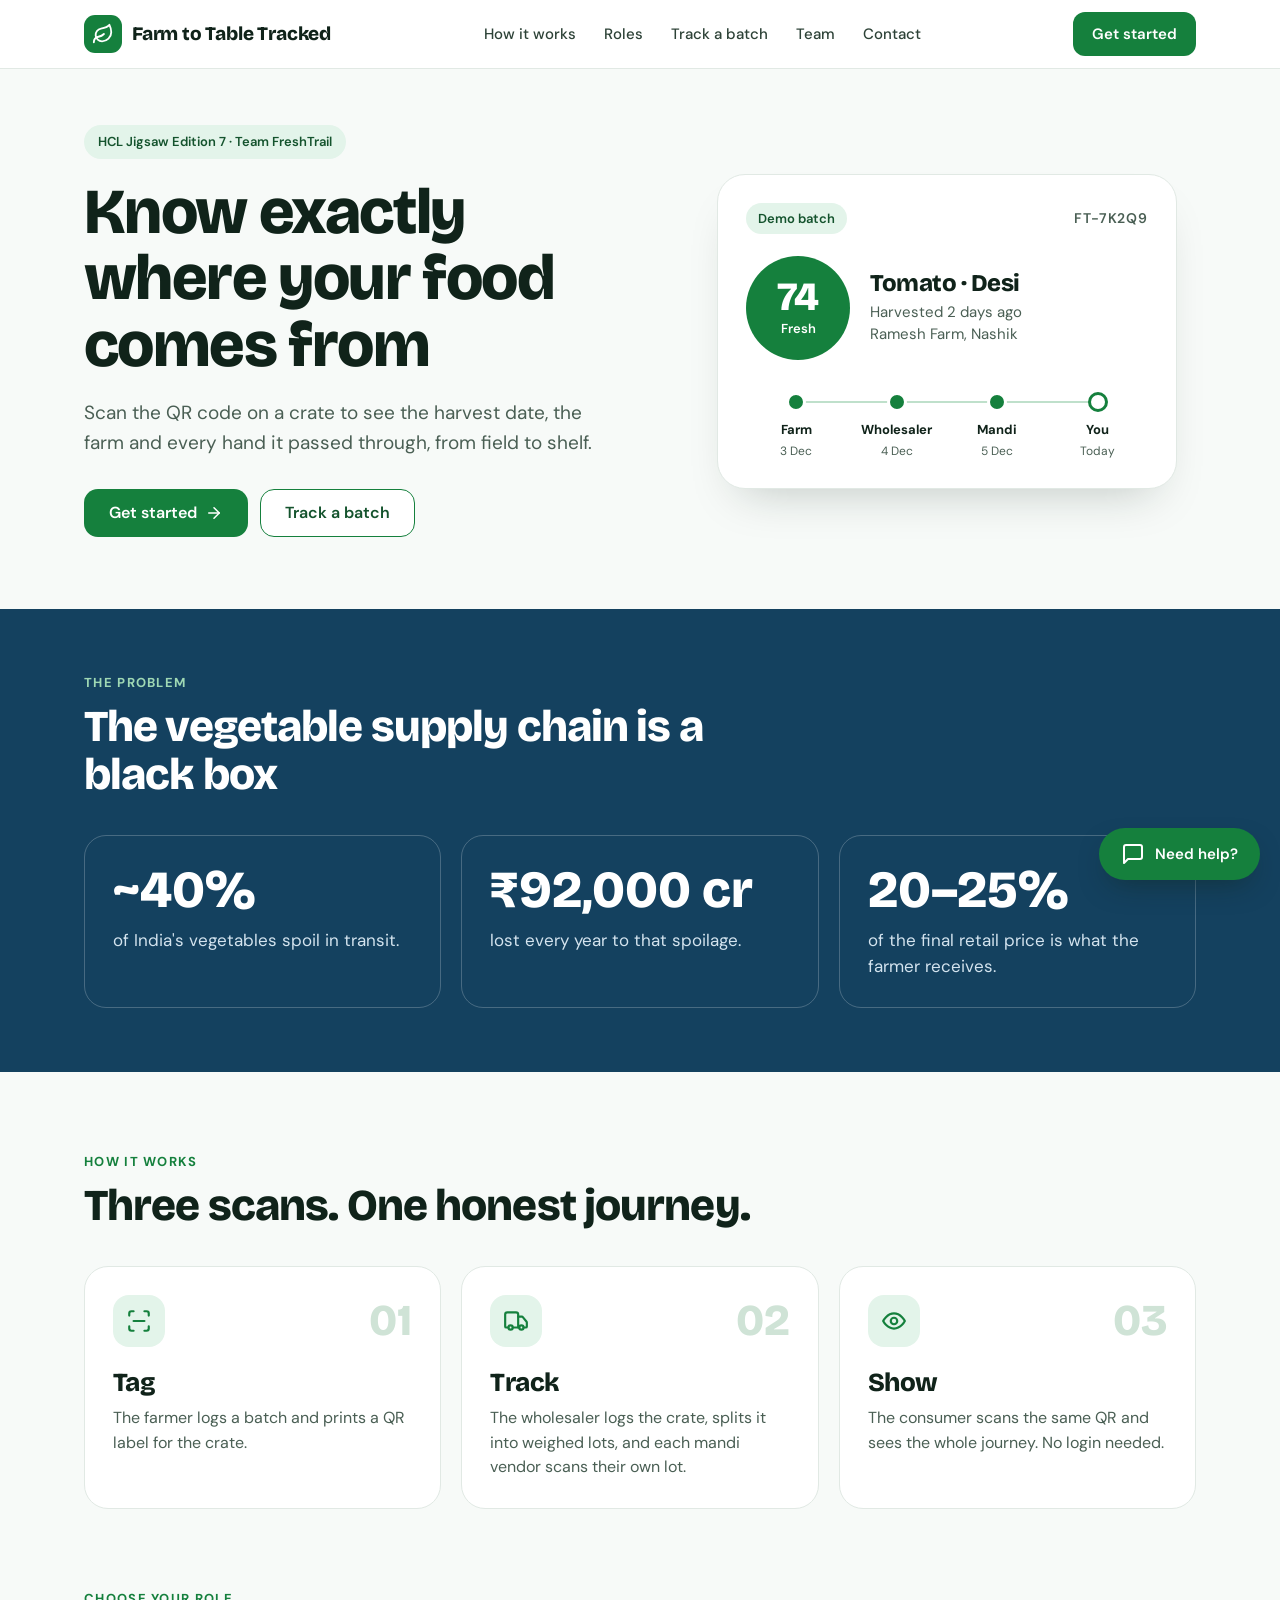
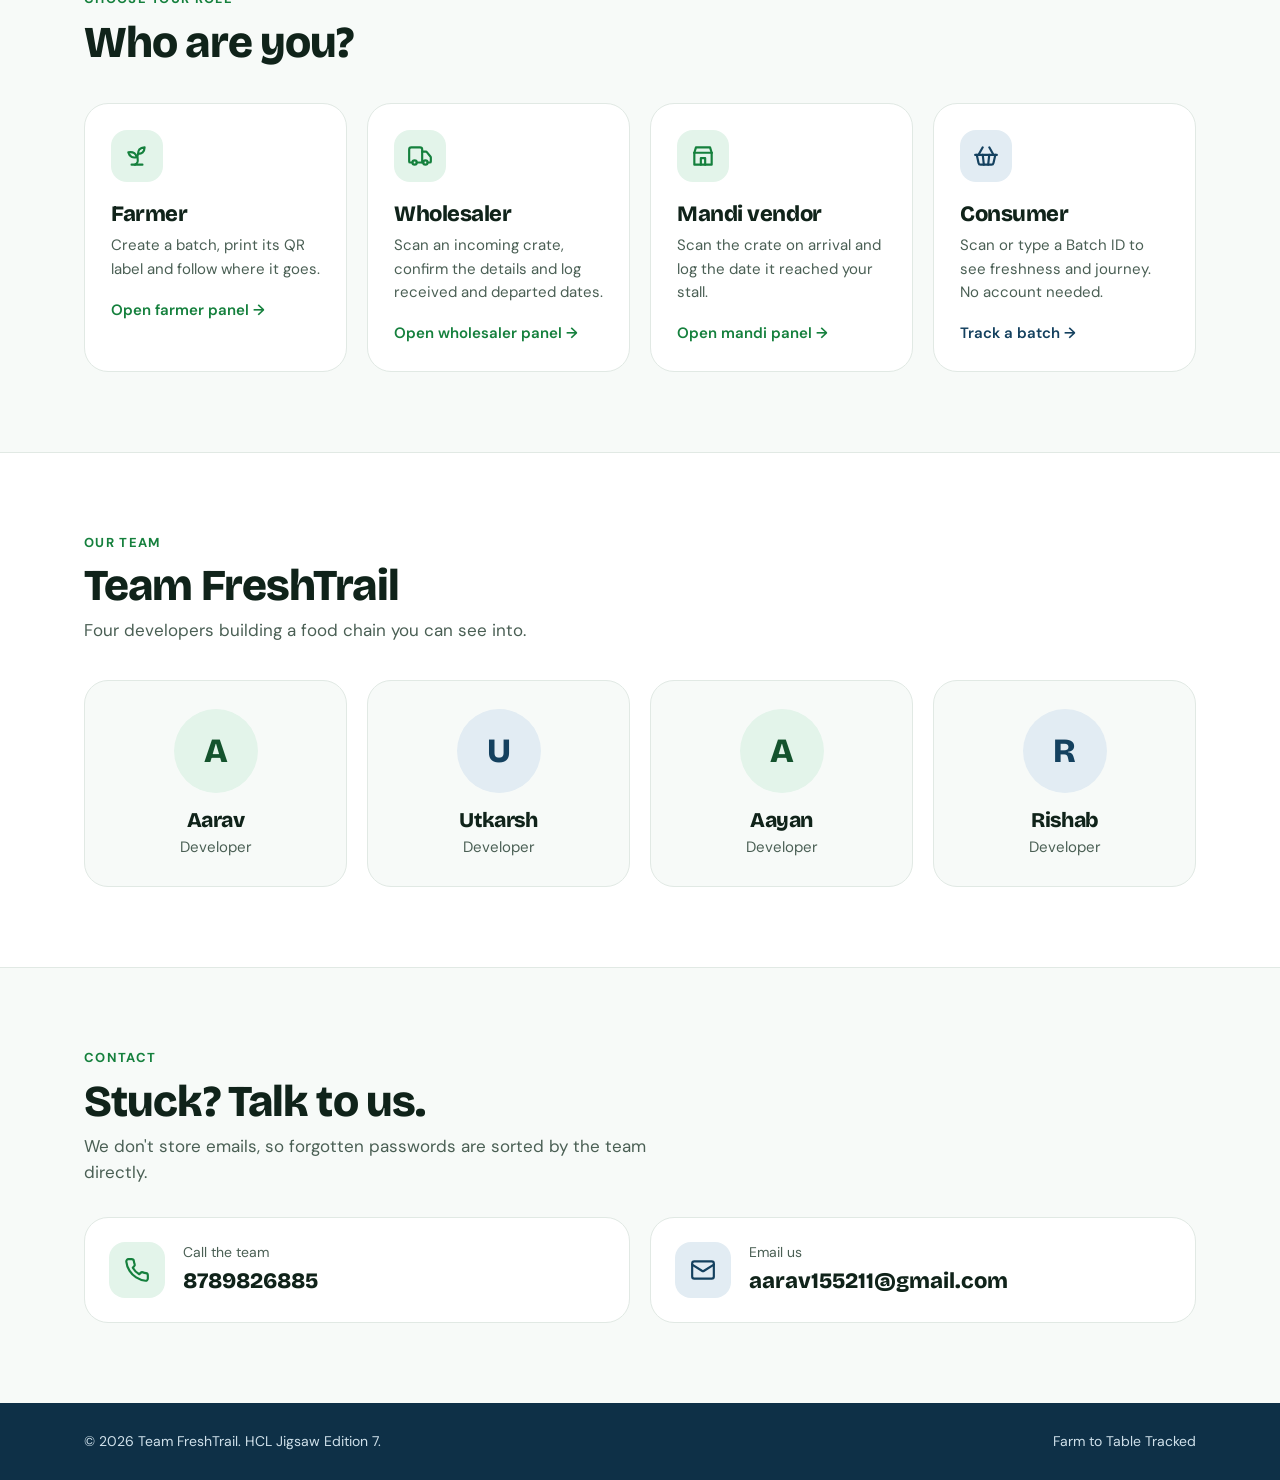
<file: index.html>
<!doctype html>
<html lang="en">
<head>
<meta charset="utf-8">
<meta name="viewport" content="width=device-width, initial-scale=1, viewport-fit=cover">
<title>Farm to Table Tracked | Team FreshTrail</title>
<meta name="description" content="Scan a QR code on a crate of vegetables to see the harvest date, the farm and every hand it passed through.">
<meta name="theme-color" content="#15803d">
<link rel="preconnect" href="https://fonts.googleapis.com">
<link rel="preconnect" href="https://fonts.gstatic.com" crossorigin>
<link href="https://fonts.googleapis.com/css2?family=Bricolage+Grotesque:wght@600;800&family=DM+Sans:wght@400;500;600&display=swap" rel="stylesheet">
<link rel="stylesheet" href="style.css">
</head>
<body>
<div id="site-header"></div>

<main>
<section class="hero">
  <div class="container hero-grid">
    <div class="hero-copy">
      <span class="pill">HCL Jigsaw Edition 7 &middot; Team FreshTrail</span>
      <h1>Know exactly where your food comes from</h1>
      <p class="lead">Scan the QR code on a crate to see the harvest date, the farm and every hand it passed through, from field to shelf.</p>
      <div class="btn-row">
        <a class="btn btn-primary" href="#roles">Get started <span class="ico" data-icon="arrowRight" style="font-size:18px"></span></a>
        <a class="btn btn-ghost" href="track.html">Track a batch</a>
      </div>
    </div>
    <div class="demo-wrap">
      <a class="demo-card" href="journey.html?demo=1" style="display:block;text-decoration:none;color:inherit" aria-label="Open the demo batch journey">
        <div class="demo-top"><span class="pill pill-sm">Demo batch</span><span class="bid">FT-7K2Q9</span></div>
        <div class="demo-main">
          <div class="badge"><b>74</b><span>Fresh</span></div>
          <div>
            <h3>Tomato &middot; Desi</h3>
            <p>Harvested 2 days ago<br>Ramesh Farm, Nashik</p>
          </div>
        </div>
        <div class="hline">
          <div class="hstep"><div class="hdot"></div><b>Farm</b><small data-demo="-2">-</small></div>
          <div class="hstep"><div class="hdot"></div><b>Wholesaler</b><small data-demo="-1">-</small></div>
          <div class="hstep"><div class="hdot"></div><b>Mandi</b><small data-demo="0">-</small></div>
          <div class="hstep"><div class="hdot now"></div><b>You</b><small>Today</small></div>
        </div>
      </a>
    </div>
  </div>
</section>

<section class="band-navy">
  <div class="container">
    <div class="eyebrow">The problem</div>
    <h2 class="section-title" style="max-width:640px">The vegetable supply chain is a black box</h2>
    <div class="stat-grid">
      <div class="stat"><b>~40%</b><p>of India's vegetables spoil in transit.</p></div>
      <div class="stat"><b>&#8377;92,000 cr</b><p>lost every year to that spoilage.</p></div>
      <div class="stat"><b>20&ndash;25%</b><p>of the final retail price is what the farmer receives.</p></div>
    </div>
  </div>
</section>

<section class="sect" id="how">
  <div class="container">
    <div class="eyebrow">How it works</div>
    <h2 class="section-title">Three scans. One honest journey.</h2>
    <div class="card-grid">
      <div class="step-card">
        <div class="step-top"><span class="icon-tile ico" data-icon="scan"></span><span class="step-no" aria-hidden="true">01</span></div>
        <h3>Tag</h3>
        <p>The farmer logs a batch and prints a QR label for the crate.</p>
      </div>
      <div class="step-card">
        <div class="step-top"><span class="icon-tile ico" data-icon="truck"></span><span class="step-no" aria-hidden="true">02</span></div>
        <h3>Track</h3>
        <p>The wholesaler logs the crate, splits it into weighed lots, and each mandi vendor scans their own lot.</p>
      </div>
      <div class="step-card">
        <div class="step-top"><span class="icon-tile ico" data-icon="eye"></span><span class="step-no" aria-hidden="true">03</span></div>
        <h3>Show</h3>
        <p>The consumer scans the same QR and sees the whole journey. No login needed.</p>
      </div>
    </div>
  </div>
</section>

<section id="roles" style="padding:0 0 80px">
  <div class="container">
    <div class="eyebrow">Choose your role</div>
    <h2 class="section-title">Who are you?</h2>
    <div class="card-grid">
      <a class="role-card" href="auth.html?role=farmer">
        <span class="icon-tile ico" data-icon="sprout"></span>
        <h3>Farmer</h3>
        <p>Create a batch, print its QR label and follow where it goes.</p>
        <div class="go">Open farmer panel &rarr;</div>
      </a>
      <a class="role-card" href="auth.html?role=wholesaler">
        <span class="icon-tile ico" data-icon="truck"></span>
        <h3>Wholesaler</h3>
        <p>Scan an incoming crate, confirm the details and log received and departed dates.</p>
        <div class="go">Open wholesaler panel &rarr;</div>
      </a>
      <a class="role-card" href="auth.html?role=mandi">
        <span class="icon-tile ico" data-icon="store"></span>
        <h3>Mandi vendor</h3>
        <p>Scan the crate on arrival and log the date it reached your stall.</p>
        <div class="go">Open mandi panel &rarr;</div>
      </a>
      <a class="role-card navy" href="track.html">
        <span class="icon-tile navy ico" data-icon="basket"></span>
        <h3>Consumer</h3>
        <p>Scan or type a Batch ID to see freshness and journey. No account needed.</p>
        <div class="go">Track a batch &rarr;</div>
      </a>
    </div>
  </div>
</section>

<section class="sect sect-white" id="team">
  <div class="container">
    <div class="eyebrow">Our team</div>
    <h2 class="section-title">Team FreshTrail</h2>
    <p class="page-sub" style="max-width:560px;font-size:17px">Four developers building a food chain you can see into.</p>
    <div class="card-grid">
      <div class="team-card"><div class="avatar">A</div><h3>Aarav</h3><p>Developer</p></div>
      <div class="team-card"><div class="avatar navy">U</div><h3>Utkarsh</h3><p>Developer</p></div>
      <div class="team-card"><div class="avatar">A</div><h3>Aayan</h3><p>Developer</p></div>
      <div class="team-card"><div class="avatar navy">R</div><h3>Rishab</h3><p>Developer</p></div>
    </div>
  </div>
</section>

<section class="sect" id="contact">
  <div class="container">
    <div class="eyebrow">Contact</div>
    <h2 class="section-title">Stuck? Talk to us.</h2>
    <p class="page-sub" style="max-width:620px;font-size:17px">We don't store emails, so forgotten passwords are sorted by the team directly.</p>
    <div class="card-grid" style="margin-top:32px">
      <a class="contact-card" id="c-phone" href="tel:8789826885">
        <span class="icon-tile ico" data-icon="phone"></span>
        <span><small>Call the team</small><strong>8789826885</strong></span>
      </a>
      <a class="contact-card" id="c-mail" href="mailto:aarav155211@gmail.com">
        <span class="icon-tile navy ico" data-icon="mail"></span>
        <span style="min-width:0"><small>Email us</small><strong>aarav155211@gmail.com</strong></span>
      </a>
    </div>
  </div>
</section>
</main>

<div id="site-footer"></div>

<script src="config.js"></script>
<script src="qrcode.js"></script>
<script src="common.js"></script>
<script src="store.js"></script>
<script src="chat.js"></script>
<script>
FT.ready(function () {
  FT.renderHeader();
  FT.renderFooter();
  var t = FT.today();
  FT.$$("[data-demo]").forEach(function (n) { n.textContent = FT.fmtShort(FT.addDays(t, +n.getAttribute("data-demo"))); });
  var p = FT.$("#c-phone"), m = FT.$("#c-mail");
  if (FT.cfg.phone) { p.href = "tel:" + FT.cfg.phone; p.querySelector("strong").textContent = FT.cfg.phone; }
  if (FT.cfg.email) { m.href = "mailto:" + FT.cfg.email; m.querySelector("strong").textContent = FT.cfg.email; }
});
</script>
</body>
</html>
</file>
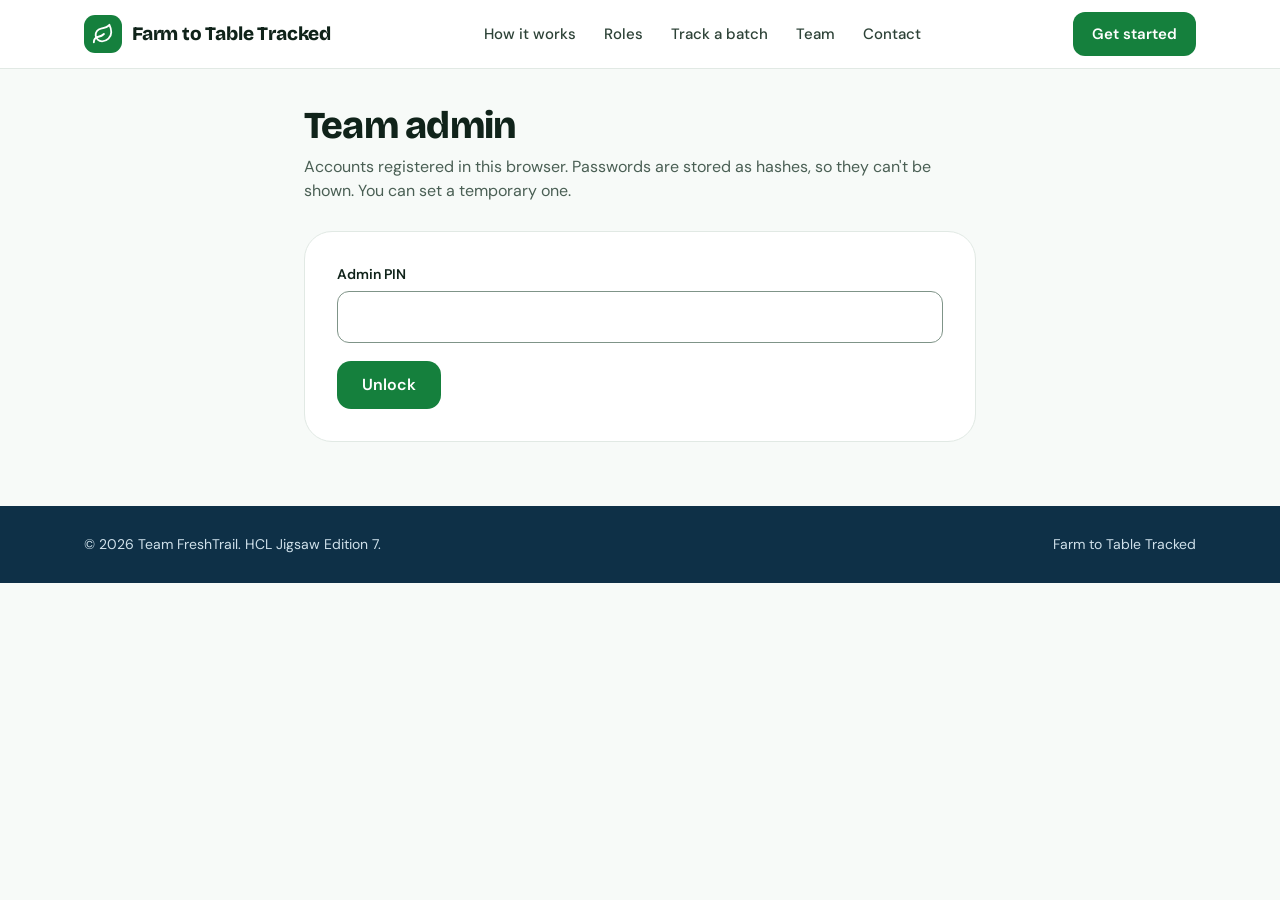
<file: admin.html>
<!doctype html>
<html lang="en">
<head>
<meta charset="utf-8">
<meta name="viewport" content="width=device-width, initial-scale=1, viewport-fit=cover">
<meta name="robots" content="noindex">
<title>Team admin | Farm to Table Tracked</title>
<meta name="theme-color" content="#15803d">
<link rel="preconnect" href="https://fonts.googleapis.com">
<link rel="preconnect" href="https://fonts.gstatic.com" crossorigin>
<link href="https://fonts.googleapis.com/css2?family=Bricolage+Grotesque:wght@600;800&family=DM+Sans:wght@400;500;600&display=swap" rel="stylesheet">
<link rel="stylesheet" href="style.css">
</head>
<body>
<div id="site-header"></div>
<main class="page">
<div class="container" style="max-width:720px">
  <h1 class="page-title">Team admin</h1>
  <p class="page-sub">Accounts registered in this browser. Passwords are stored as hashes, so they can't be shown. You can set a temporary one.</p>

  <section class="card" id="gate" style="padding:32px;margin-top:28px">
    <form id="pin-form" novalidate>
      <label class="label" for="pin">Admin PIN</label>
      <input class="input" id="pin" type="password" autocomplete="off" style="margin-top:6px">
      <div class="error" id="pin-err" role="alert"></div>
      <button class="btn btn-primary" type="submit" style="margin-top:18px;min-height:48px">Unlock</button>
    </form>
  </section>

  <section class="card hidden" id="panel" style="margin-top:28px">
    <h2>Accounts</h2>
    <div class="list" id="users"></div>
  </section>
</div>
</main>
<div id="site-footer"></div>
<script src="config.js"></script>
<script src="qrcode.js"></script>
<script src="common.js"></script>
<script src="store.js"></script>
<script>
FT.ready(function () {
  FT.renderHeader(); FT.renderFooter();
  function unlocked() { try { return sessionStorage.getItem("ft_admin") === "1"; } catch (e) { return false; } }
  function render() {
    FT.$("#gate").classList.add("hidden");
    FT.$("#panel").classList.remove("hidden");
    var host = FT.$("#users"), us = FT.store.listUsers();
    if (!us.length) { host.innerHTML = '<p class="empty">No accounts on this device yet.</p>'; return; }
    host.innerHTML = us.map(function (u) {
      return '<div class="list-item"><div style="min-width:0"><div class="t">' + FT.esc(u.username) + ' <small>&middot; ' + FT.esc(FT.roleLabel(u.role)) + '</small></div><div class="s">Created ' + FT.esc(String(u.created || "").slice(0, 10)) + '</div></div>' +
        '<div style="display:flex;gap:12px"><button class="linkbtn" data-act="pw" data-u="' + FT.esc(u.username) + '" type="button">Set temp password</button><button class="linkbtn" style="color:var(--red)" data-act="del" data-u="' + FT.esc(u.username) + '" type="button">Delete</button></div></div>';
    }).join("");
    FT.$$("button[data-act]", host).forEach(function (btn) {
      btn.addEventListener("click", function () {
        var n = btn.getAttribute("data-u");
        if (btn.getAttribute("data-act") === "del") {
          if (confirm("Delete account " + n + "?")) { FT.store.deleteUser(n); render(); FT.toast("Deleted " + n, "ok"); }
        } else {
          var p = prompt("New temporary password for " + n + " (6+ characters):");
          if (p === null) { return; }
          FT.store.setPassword(n, p).then(function (ok) { FT.toast(ok ? "Password updated for " + n : "Password must be 6+ characters", ok ? "ok" : "err"); });
        }
      });
    });
  }
  if (unlocked()) { render(); }
  FT.$("#pin-form").addEventListener("submit", function (e) {
    e.preventDefault();
    if (FT.$("#pin").value === FT.cfg.adminPin) { try { sessionStorage.setItem("ft_admin", "1"); } catch (x) {} render(); }
    else { var el = FT.$("#pin-err"); el.textContent = "Wrong PIN."; el.className = "error show"; }
  });
});
</script>
</body>
</html>
</file>
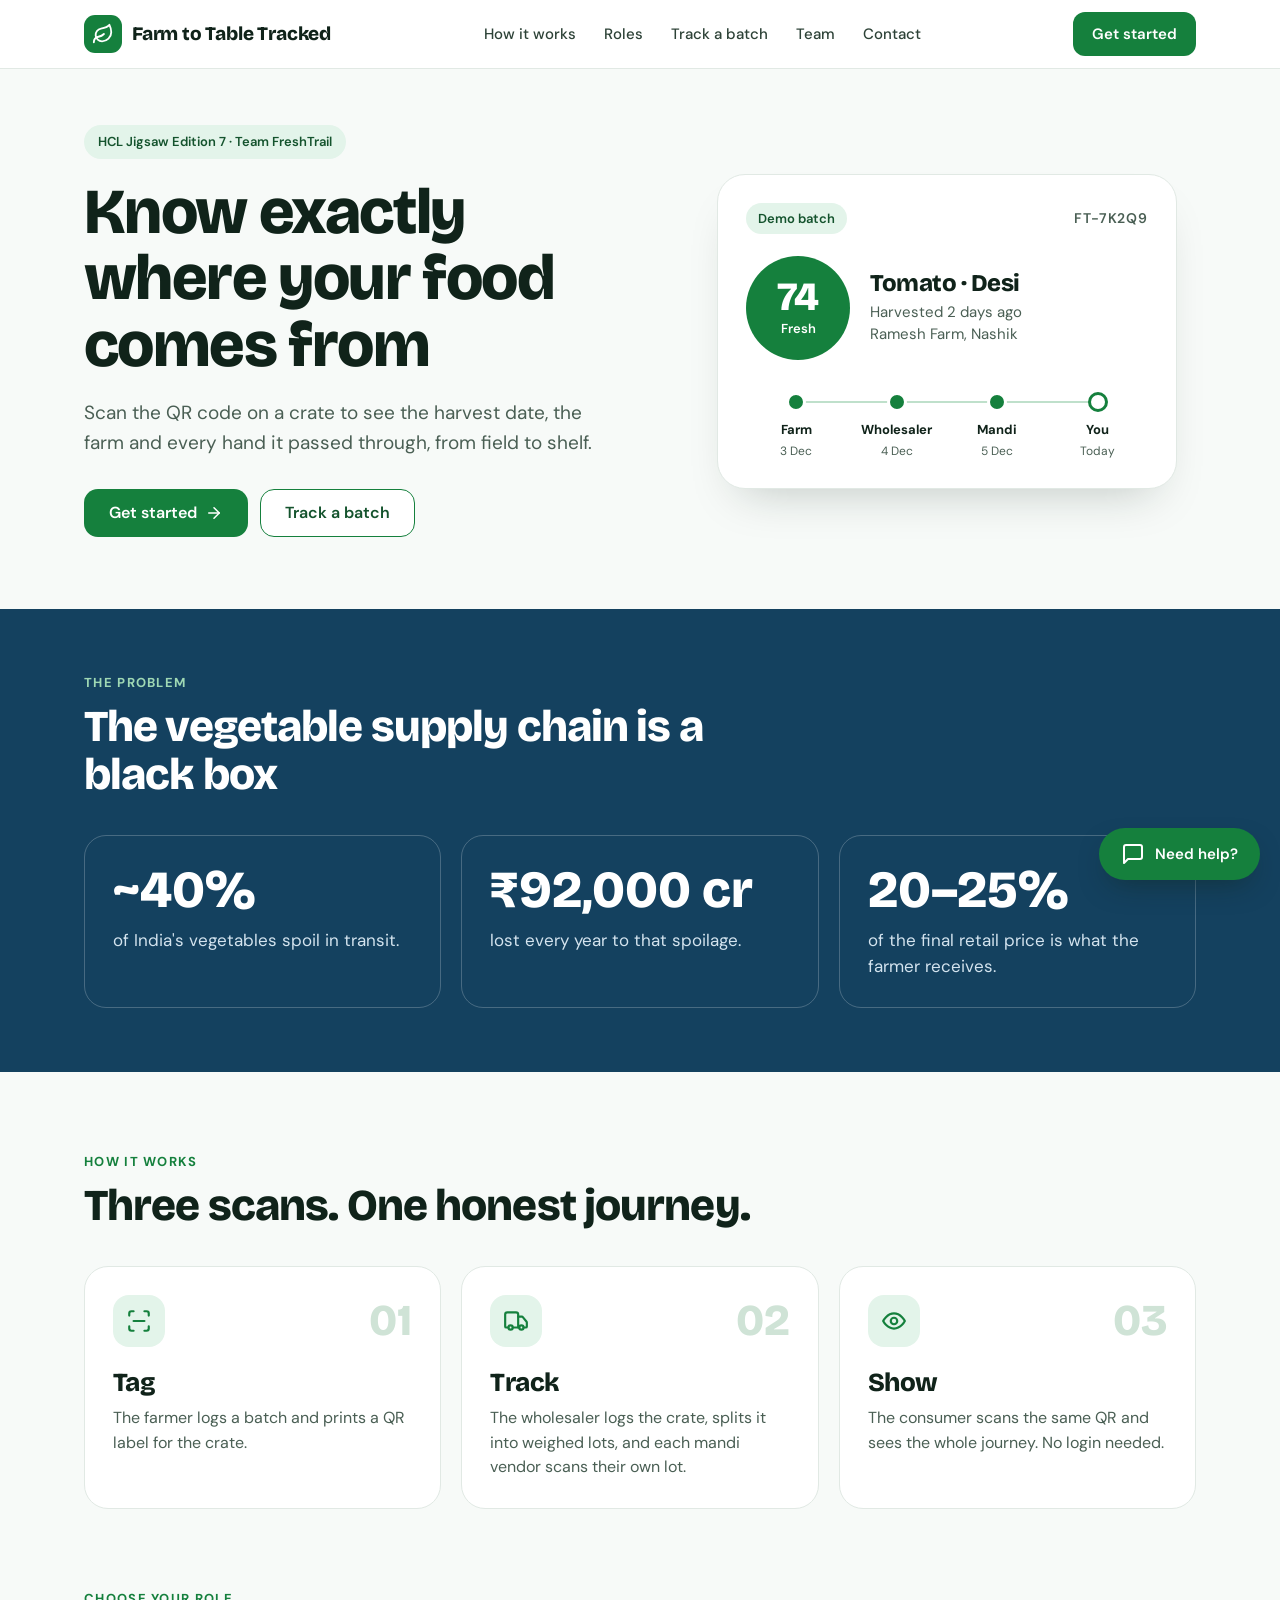
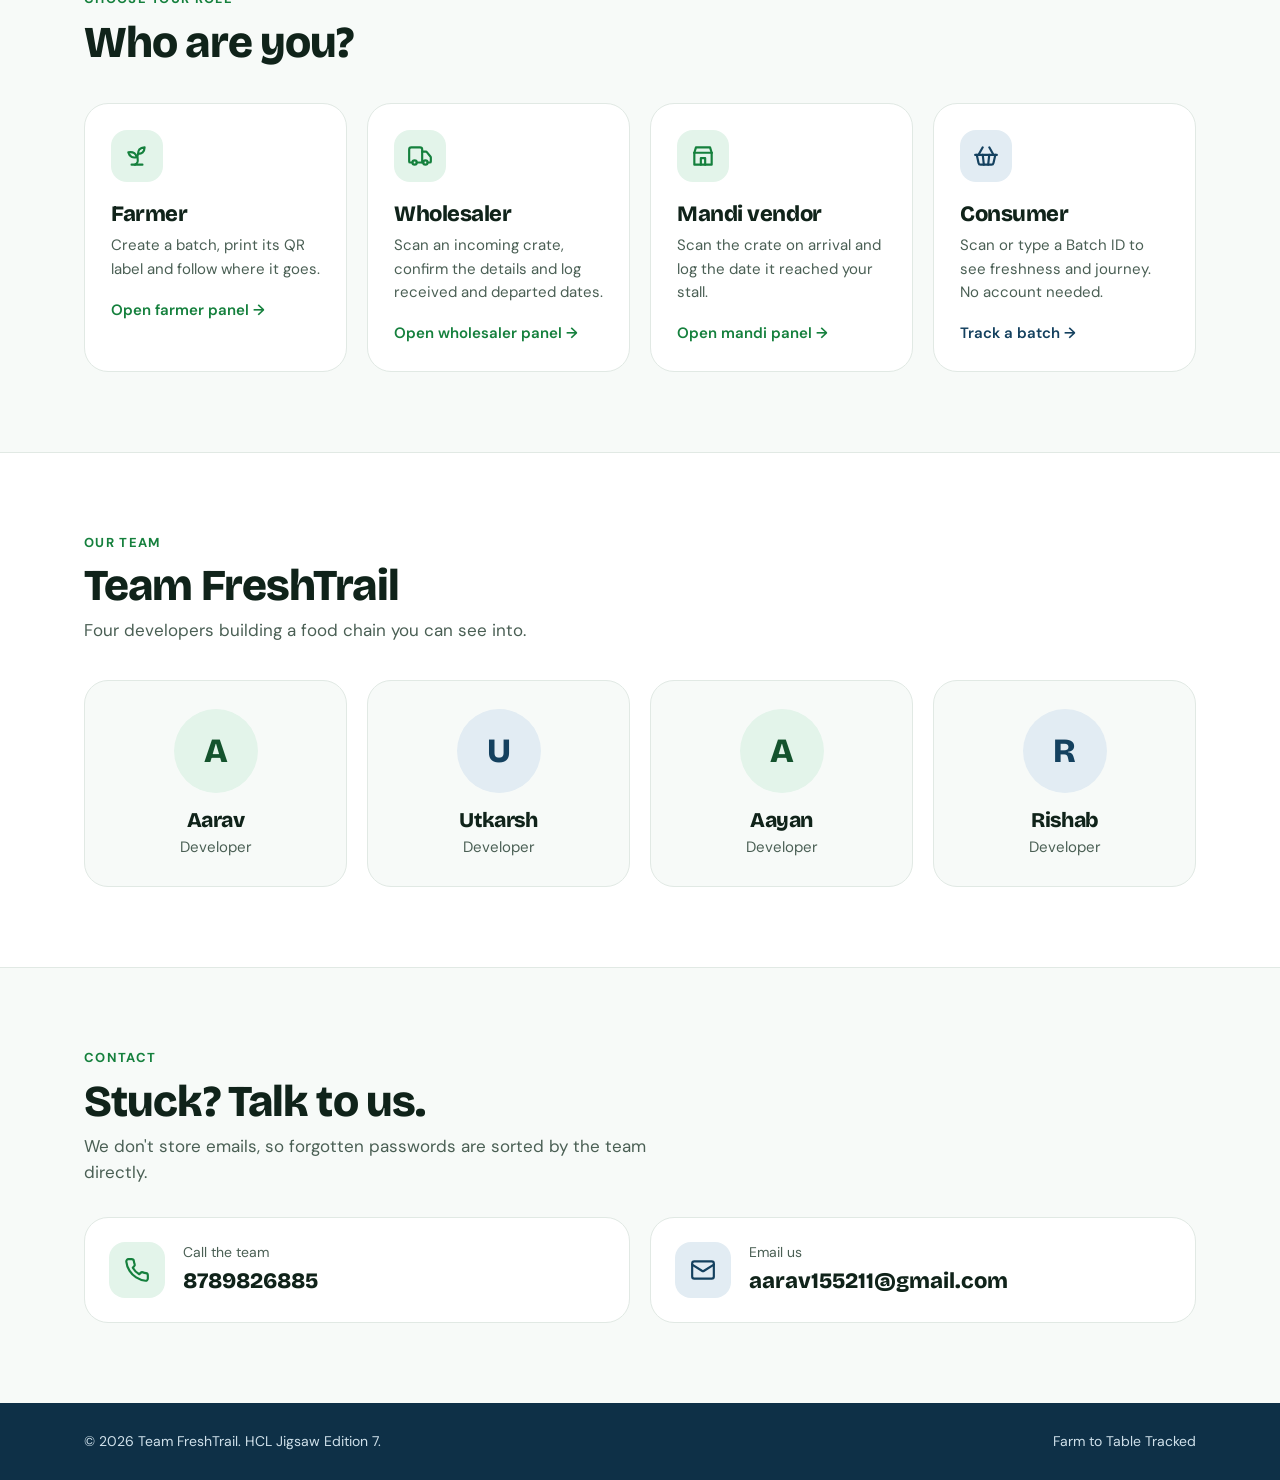
<file: auth.html>
<!doctype html>
<html lang="en">
<head>
<meta charset="utf-8">
<meta name="viewport" content="width=device-width, initial-scale=1, viewport-fit=cover">
<title>Log in or register | Farm to Table Tracked</title>
<meta name="theme-color" content="#15803d">
<link rel="preconnect" href="https://fonts.googleapis.com">
<link rel="preconnect" href="https://fonts.gstatic.com" crossorigin>
<link href="https://fonts.googleapis.com/css2?family=Bricolage+Grotesque:wght@600;800&family=DM+Sans:wght@400;500;600&display=swap" rel="stylesheet">
<link rel="stylesheet" href="style.css">
</head>
<body>
<div class="auth-wrap">
  <aside class="auth-side">
    <a class="brand" href="index.html"><span class="brand-logo ico" data-icon="leaf"></span><span class="brand-name">Farm to Table Tracked</span></a>
    <div>
      <h1>Every crate has a story. Add your part of it.</h1>
      <ul>
        <li><span class="ico" data-icon="check"></span><span>Farmers create batches and print QR labels</span></li>
        <li><span class="ico" data-icon="check"></span><span>Wholesalers and mandi vendors log their dates</span></li>
        <li><span class="ico" data-icon="check"></span><span>Consumers never need an account</span></li>
      </ul>
    </div>
    <div style="font-size:14px;color:#dff3e6">&copy; 2026 Team FreshTrail</div>
  </aside>

  <main class="auth-main">
    <div class="auth-card">
      <div class="auth-top">
        <span class="pill"><span class="ico" id="role-ico" style="font-size:16px"></span><span id="role-label">Farmer panel</span></span>
        <a href="index.html#roles" style="font-size:14px;font-weight:500">Not a <span id="role-word">farmer</span>?</a>
      </div>

      <div class="tabs" role="tablist" aria-label="Log in or register">
        <button type="button" class="tab" id="tab-login" role="tab" aria-selected="true">Log in</button>
        <button type="button" class="tab" id="tab-register" role="tab" aria-selected="false">Register</button>
      </div>

      <h1 id="auth-title" style="font-size:28px;margin-top:24px;letter-spacing:-.015em">Welcome back</h1>
      <p class="sub" id="auth-sub" style="margin-top:6px;font-size:15px;color:var(--muted)">Log in with your username and password.</p>

      <form id="auth-form" novalidate autocomplete="on">
        <div class="field" style="margin-top:22px">
          <label for="username">Username</label>
          <input class="input" id="username" name="username" type="text" placeholder="e.g. ramesh_farm" autocomplete="username" autocapitalize="none" spellcheck="false" maxlength="20">
          <div class="hint" id="user-hint" style="display:none">3 to 20 characters: lowercase letters, numbers or underscore.</div>
        </div>
        <div class="field">
          <label for="password">Password</label>
          <div class="pw-wrap">
            <input class="input" id="password" name="password" type="password" placeholder="At least 6 characters" autocomplete="current-password">
            <button type="button" class="pw-toggle" id="pw-toggle" aria-label="Show password">Show</button>
          </div>
        </div>
        <div class="error" id="auth-error" role="alert"></div>
        <button class="btn btn-primary btn-block" id="submit" type="submit" style="margin-top:26px;min-height:50px">Log in</button>
      </form>

      <div class="note" style="margin-top:20px">No email needed. Just pick a username and password. Forgot it? <a href="#" id="forgot" style="font-weight:600">Contact the team</a>.</div>
    </div>
  </main>
</div>

<script src="config.js"></script>
<script src="qrcode.js"></script>
<script src="common.js"></script>
<script src="store.js"></script>
<script src="chat.js"></script>
<script>
FT.ready(function () {
  var role = new URLSearchParams(location.search).get("role");
  if (["farmer", "wholesaler", "mandi"].indexOf(role) < 0) { location.replace("index.html#roles"); return; }
  var s = FT.store.session();
  if (s && s.role === role) { location.replace(FT.panelFor(role)); return; }

  var labels = { farmer: "Farmer panel", wholesaler: "Wholesaler panel", mandi: "Mandi vendor panel" };
  var words = { farmer: "farmer", wholesaler: "wholesaler", mandi: "mandi vendor" };
  var icons = { farmer: "sprout", wholesaler: "truck", mandi: "store" };
  FT.$("#role-label").textContent = labels[role];
  FT.$("#role-word").textContent = words[role];
  FT.$("#role-ico").innerHTML = FT.icon(icons[role]);
  document.title = labels[role] + " | Farm to Table Tracked";

  var mode = "login";
  var form = FT.$("#auth-form"), err = FT.$("#auth-error"), btn = FT.$("#submit");
  var u = FT.$("#username"), p = FT.$("#password");

  function setMode(m) {
    mode = m;
    var reg = m === "register";
    FT.$("#tab-login").setAttribute("aria-selected", String(!reg));
    FT.$("#tab-register").setAttribute("aria-selected", String(reg));
    FT.$("#auth-title").textContent = reg ? "Create your account" : "Welcome back";
    FT.$("#auth-sub").textContent = reg ? "Pick a username and a password. That's all we need." : "Log in with your username and password.";
    FT.$("#user-hint").style.display = reg ? "block" : "none";
    btn.textContent = reg ? "Create account" : "Log in";
    p.setAttribute("autocomplete", reg ? "new-password" : "current-password");
    err.className = "error"; err.textContent = "";
  }
  function showErr(t) { err.textContent = t; err.className = "error show"; }

  FT.$("#tab-login").addEventListener("click", function () { setMode("login"); });
  FT.$("#tab-register").addEventListener("click", function () { setMode("register"); });
  FT.$("#pw-toggle").addEventListener("click", function () {
    var show = p.type === "password";
    p.type = show ? "text" : "password";
    this.textContent = show ? "Hide" : "Show";
    this.setAttribute("aria-label", show ? "Hide password" : "Show password");
  });
  FT.$("#forgot").addEventListener("click", function (e) { e.preventDefault(); if (FT.openChat) { FT.openChat(); } });

  form.addEventListener("submit", function (e) {
    e.preventDefault();
    var name = u.value.trim().toLowerCase(), pass = p.value;
    if (!name || !pass) { showErr("Enter a username and password."); return; }
    btn.disabled = true;
    var run = mode === "register" ? FT.store.register(role, name, pass) : FT.store.login(role, name, pass);
    run.then(function (r) {
      if (!r.ok) { showErr(r.error); btn.disabled = false; return; }
      if (mode === "register") { FT.notifyRegistration(role, r.username); }
      FT.toast(mode === "register" ? "Account created. Welcome, " + r.username + "!" : "Welcome back, " + r.username + "!", "ok");
      setTimeout(function () { location.href = FT.panelFor(role); }, 450);
    }, function () { showErr("Something went wrong. Please try again."); btn.disabled = false; });
  });
});
</script>
</body>
</html>
</file>
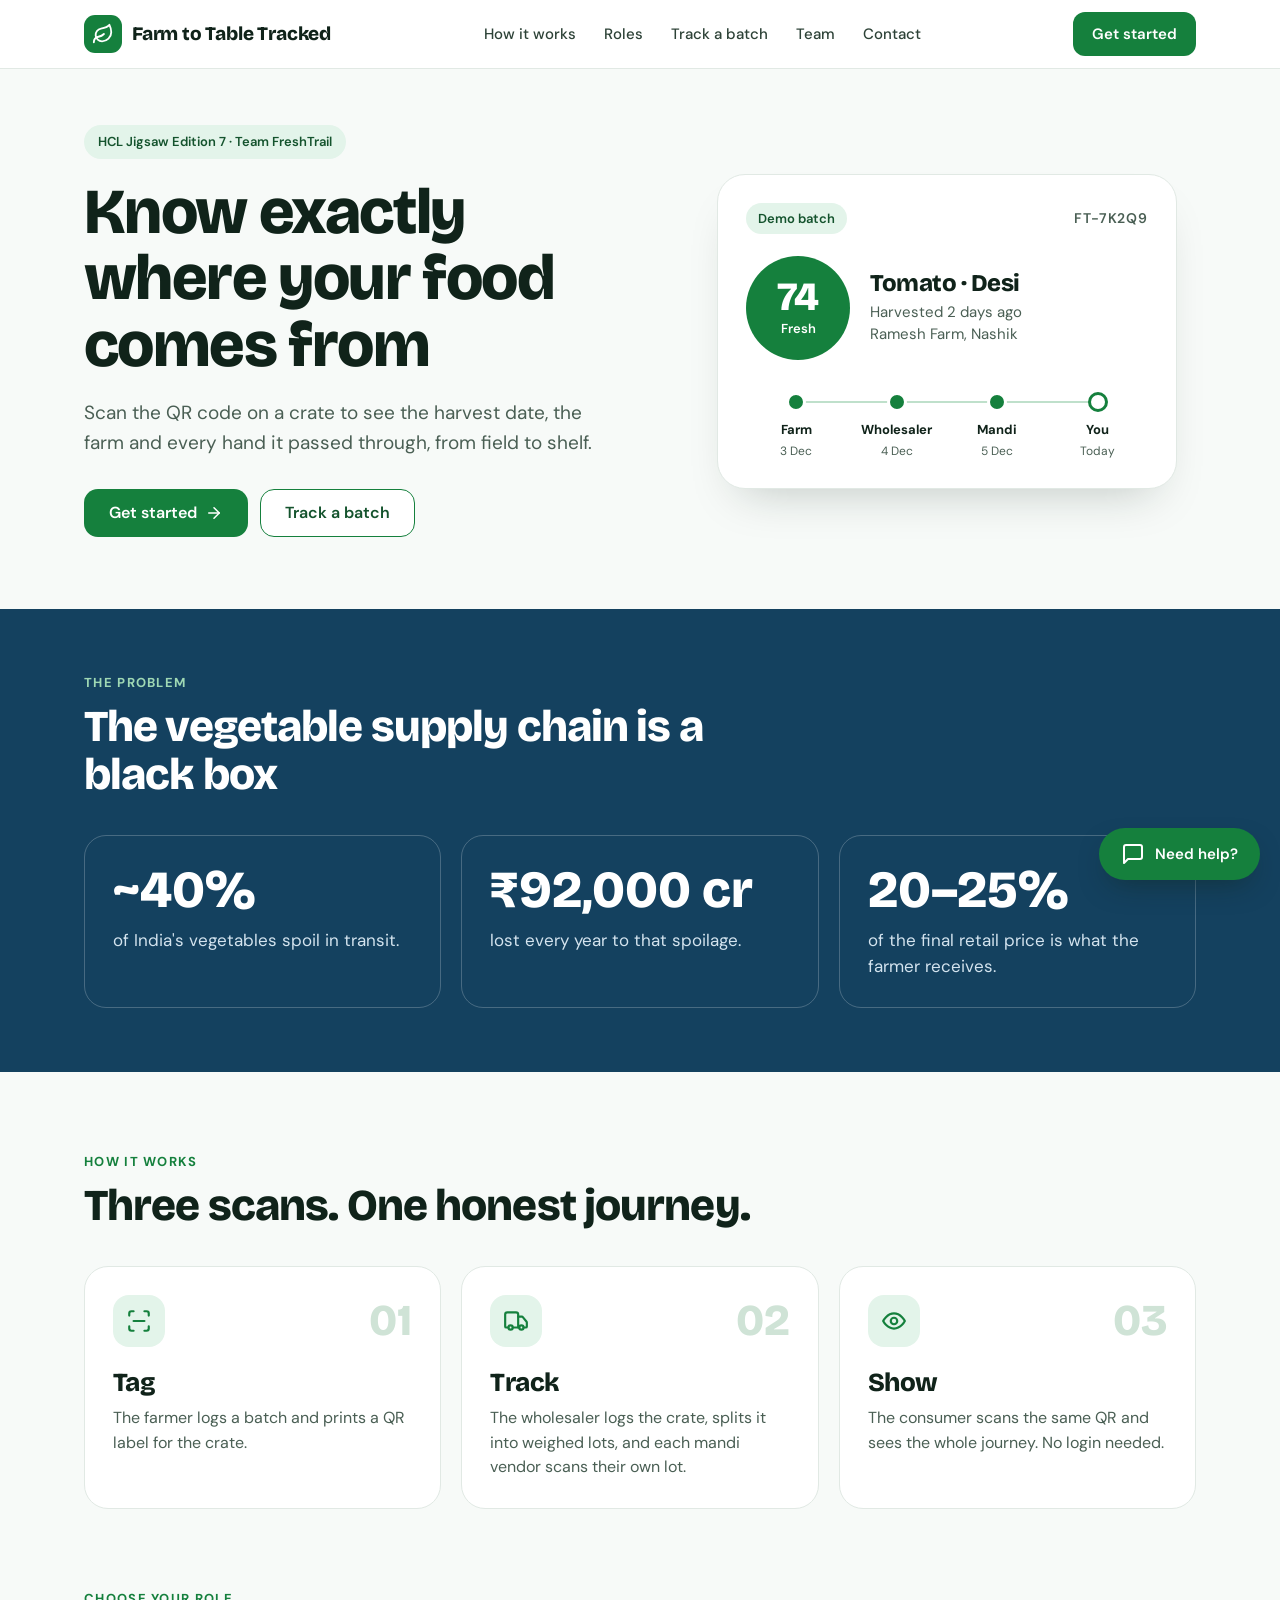
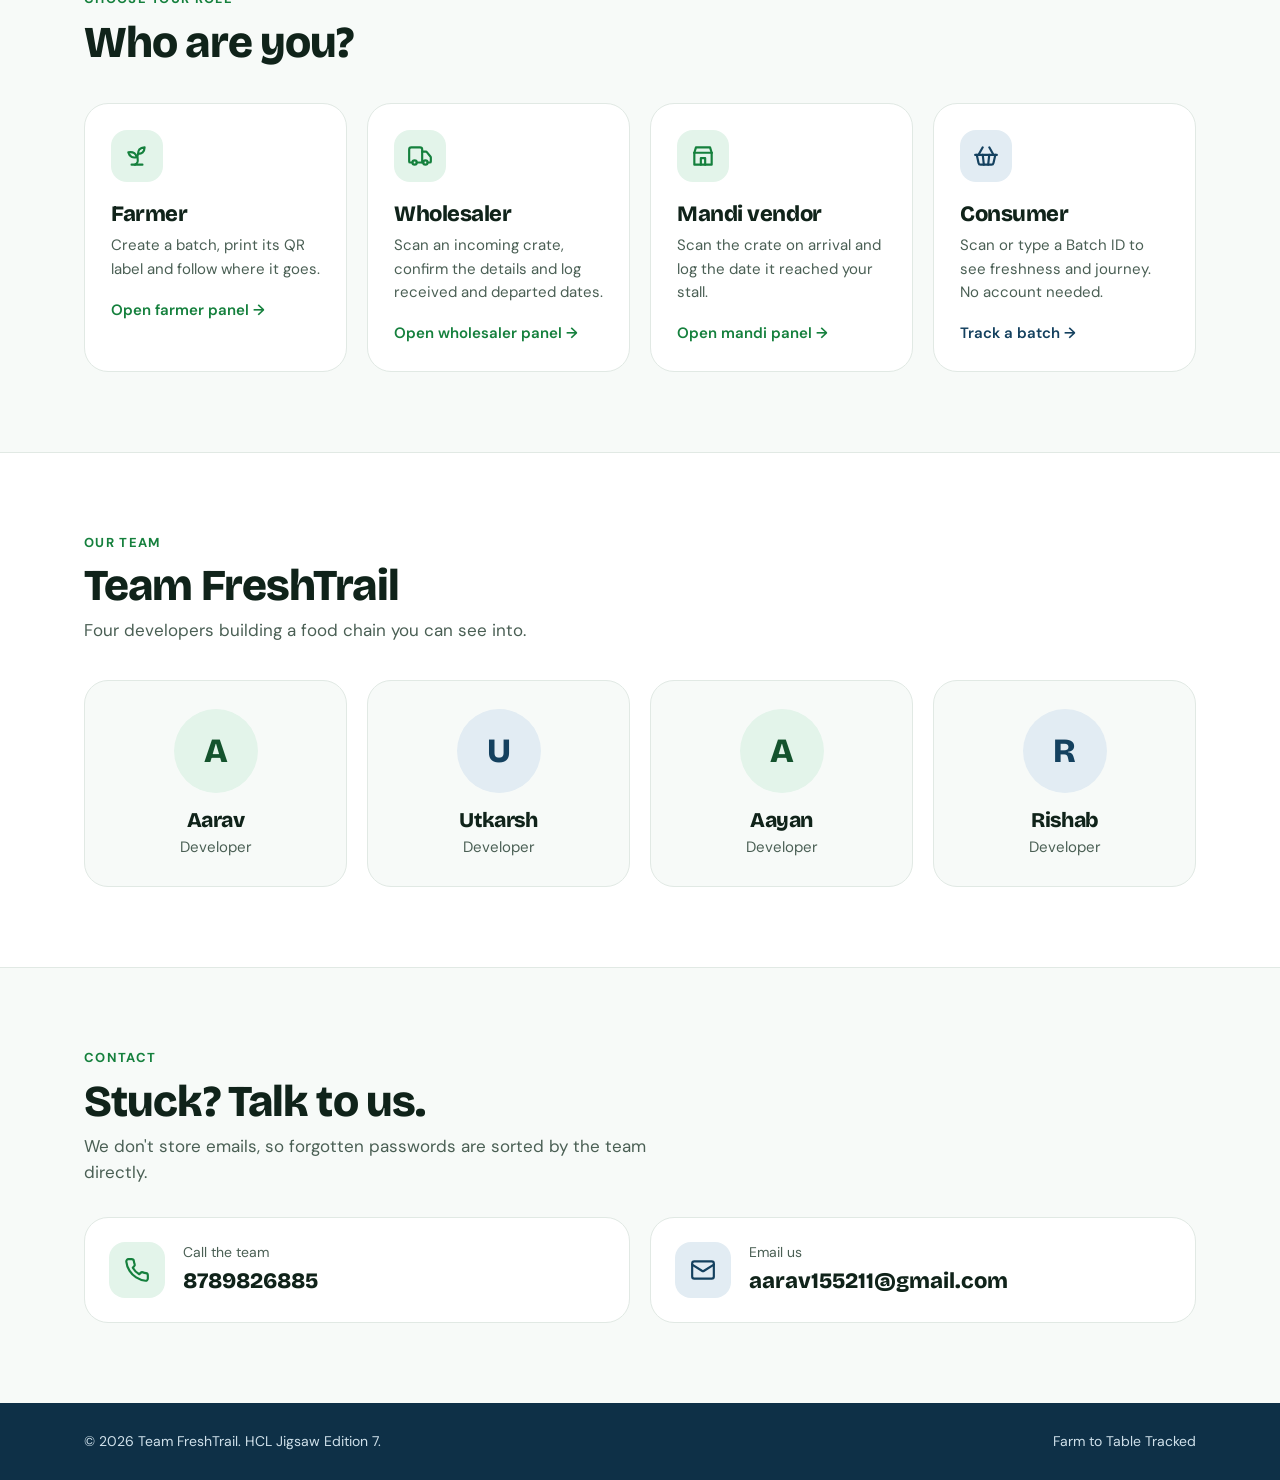
<file: checkin.html>
<!doctype html>
<html lang="en">
<head>
<meta charset="utf-8">
<meta name="viewport" content="width=device-width, initial-scale=1, viewport-fit=cover">
<title>Check in a crate | Farm to Table Tracked</title>
<meta name="theme-color" content="#15803d">
<link rel="preconnect" href="https://fonts.googleapis.com">
<link rel="preconnect" href="https://fonts.gstatic.com" crossorigin>
<link href="https://fonts.googleapis.com/css2?family=Bricolage+Grotesque:wght@600;800&family=DM+Sans:wght@400;500;600&display=swap" rel="stylesheet">
<link rel="stylesheet" href="style.css">
</head>
<body>
<div id="site-header"></div>

<main class="page">
<div class="container">
  <h1 class="page-title">Check in a crate</h1>
  <p class="page-sub">Scan the QR on the crate, confirm what the farmer entered, then log your dates.</p>

  <div class="two-col">
    <div class="col-b" style="flex:1 1 380px">
      <section class="card">
        <h2>Find the batch</h2>
        <button class="btn btn-primary btn-block" id="scan" type="button" style="margin-top:18px;min-height:50px"><span class="ico" data-icon="scan" style="font-size:20px"></span>Scan QR with camera</button>
        <div class="divider">or type it</div>
        <form id="find-form" novalidate>
          <label class="label" for="bid">Batch ID</label>
          <div class="inline" style="margin-top:6px">
            <input class="input" id="bid" type="text" placeholder="e.g. FT-7K2Q9" autocomplete="off" autocapitalize="characters" spellcheck="false">
            <button class="btn btn-ghost" type="submit" style="min-height:48px">Find batch</button>
          </div>
        </form>
        <div class="error" id="find-error" role="alert"></div>
      </section>

      <section class="card">
        <h2>Your recent check-ins</h2>
        <div class="list" id="recent"></div>
      </section>
    </div>

    <div class="col-a" style="flex:1 1 520px">
      <section class="card" id="empty-card" style="padding:32px">
        <h2>No batch selected yet</h2>
        <p class="page-sub">Scan a crate or type its Batch ID. The farmer's details will appear here for you to confirm.</p>
      </section>

      <section class="card hidden" id="batch-card" style="padding:32px">
        <div style="display:flex;flex-wrap:wrap;align-items:center;justify-content:space-between;gap:10px">
          <h2 id="b-id" style="font-size:26px;letter-spacing:.03em"></h2>
          <span class="pill pill-sm"><span class="ico" data-icon="check" style="font-size:14px"></span>Batch found</span>
        </div>
        <p style="margin-top:6px;font-size:14px;color:var(--muted)">Entered by the farmer. Read only.</p>
        <div class="rows" style="margin-top:18px" id="b-rows"></div>

        <form id="ci-form" novalidate>
          <div class="check">
            <input type="checkbox" id="confirm">
            <label for="confirm">I have checked that these details match the crate.</label>
          </div>
          <div class="form-grid" style="margin-top:4px">
            <div class="field">
              <label for="recv">Date received</label>
              <input class="input" id="recv" type="date">
            </div>
            <div class="field">
              <label for="dep">Date departed <span class="opt" id="dep-opt"></span></label>
              <input class="input" id="dep" type="date">
            </div>
          </div>
          <p class="hint">Received must be on or after the harvest date. Departed must be on or after received. Future dates aren't allowed.</p>
          <div class="note" id="loc-box" style="margin-top:20px;display:flex;flex-wrap:wrap;align-items:center;justify-content:space-between;gap:10px">
            <span id="loc-text">Location: not captured yet</span>
            <button class="linkbtn" id="loc-retry" type="button">Get my location</button>
          </div>
          <p class="hint">Your phone's location is recorded with this check-in so the journey shows where the crate was. Your browser will ask for permission.</p>
          <div class="error" id="ci-error" role="alert"></div>
          <button class="btn btn-primary btn-block" id="save" type="submit" style="margin-top:24px;min-height:50px">Save check-in</button>
        </form>
      </section>

      <section class="card hidden" id="split-card" style="padding:32px;margin-bottom:28px">
        <h2>Split into lots for mandi vendors</h2>
        <p class="page-sub" style="font-size:15px">Sending this crate to more than one mandi? Make a lot for each vendor with its own weight and QR. Each vendor scans only their lot.</p>
        <div class="rows" style="margin-top:16px"><div class="row"><span>Total received</span><span id="sp-total"></span></div><div class="row"><span>In lots</span><span id="sp-used"></span></div><div class="row"><span>Still to allocate</span><span id="sp-left"></span></div></div>
        <form id="lot-form" novalidate>
          <div class="form-grid">
            <div class="field"><label for="lot-kg">Lot weight (kg)</label><input class="input" id="lot-kg" type="number" min="0.1" step="any" inputmode="decimal" placeholder="e.g. 25"></div>
            <div class="field"><label for="lot-to">For <span class="opt">(vendor name, optional)</span></label><input class="input" id="lot-to" type="text" maxlength="40" placeholder="e.g. Sharma Stall"></div>
          </div>
          <div class="error" id="lot-err" role="alert"></div>
          <button class="btn btn-primary btn-block" type="submit" style="margin-top:20px;min-height:48px">Create lot and QR</button>
        </form>
        <div class="list" id="lot-list"></div>
        <div class="center hidden" id="lot-show" style="margin-top:20px;padding-top:20px;border-top:1px solid var(--line2)">
          <div class="qr-box" id="lot-qr"></div>
          <div class="qr-id" id="lot-id"></div>
          <div id="lot-meta" style="font-size:15px;color:var(--muted)"></div>
          <div class="inline" style="margin-top:16px;justify-content:center">
            <button class="btn btn-ghost btn-sm" id="lot-dl" type="button" style="flex:1 1 150px">Download PNG</button>
            <button class="btn btn-ghost btn-sm" id="lot-copy" type="button" style="flex:1 1 150px">Copy link</button>
          </div>
          <p style="margin-top:12px;font-size:13px;color:var(--muted)">Give this QR to the vendor, who scans it from their Mandi panel.</p>
        </div>
      </section>

      <section class="card card-hl center hidden" id="share-card" style="margin-top:28px">
        <span class="pill"><span class="ico" data-icon="check" style="font-size:16px"></span>Check-in saved</span>
        <h2 style="margin-top:14px;font-size:22px">Updated journey QR</h2>
        <p style="margin-top:6px;font-size:14px;color:var(--muted)">This QR carries the latest journey, so a consumer's phone shows every step you and the others logged.</p>
        <div class="qr-box" id="share-qr"></div>
        <div class="inline" style="margin-top:18px;justify-content:center">
          <a class="btn btn-ghost btn-sm" id="share-open" href="#" target="_blank" rel="noopener" style="flex:1 1 150px">Open journey page</a>
          <button class="btn btn-ghost btn-sm" id="share-copy" type="button" style="flex:1 1 150px"><span class="ico" data-icon="copy" style="font-size:18px"></span>Copy link</button>
        </div>
      </section>
    </div>
  </div>
</div>
</main>

<div id="site-footer"></div>

<script src="config.js"></script>
<script src="qrcode.js"></script>
<script src="common.js"></script>
<script src="store.js"></script>
<script src="scanner.js"></script>
<script src="chat.js"></script>
<script>
FT.ready(function () {
  var q = new URLSearchParams(location.search);
  var role = q.get("role");
  if (role !== "wholesaler" && role !== "mandi") { location.replace("index.html#roles"); return; }
  var S = FT.store.requireRole(role);
  if (!S) { return; }
  FT.renderHeader();
  FT.renderFooter();
  document.title = FT.roleLabel(role) + " panel | Farm to Table Tracked";

  var today = FT.today(), current = null;
  FT.$("#dep-opt").textContent = role === "mandi" ? "(optional)" : "";

  function ferr(t) { var e = FT.$("#find-error"); e.textContent = t || ""; e.className = t ? "error show" : "error"; }
  function cerr(t) { var e = FT.$("#ci-error"); e.textContent = t || ""; e.className = t ? "error show" : "error"; }

  var loc = { state: "idle", lat: null, lng: null, place: "" };
  function locUi() {
    var t = FT.$("#loc-text"), r = FT.$("#loc-retry");
    if (loc.state === "pending") { t.textContent = "Getting your location..."; r.classList.add("hidden"); }
    else if (loc.state === "ok") { t.textContent = "Location captured: " + (loc.place ? loc.place + " (" : "") + loc.lat.toFixed(4) + ", " + loc.lng.toFixed(4) + (loc.place ? ")" : ""); r.textContent = "Refresh"; r.classList.remove("hidden"); }
    else if (loc.state === "fail") { t.textContent = "Couldn't get your location. Allow location access in the browser, then try again."; r.textContent = "Try again"; r.classList.remove("hidden"); }
    else { t.textContent = "Location: not captured yet"; r.textContent = "Get my location"; r.classList.remove("hidden"); }
  }
  function getLoc() {
    if (!navigator.geolocation) { loc.state = "fail"; locUi(); return; }
    loc = { state: "pending", lat: null, lng: null, place: "" }; locUi();
    navigator.geolocation.getCurrentPosition(function (pos) {
      loc = { state: "ok", lat: Math.round(pos.coords.latitude * 1e5) / 1e5, lng: Math.round(pos.coords.longitude * 1e5) / 1e5, place: "" };
      locUi();
      /* best-effort place name; location still works without it */
      try {
        var ctl = new AbortController(), tm = setTimeout(function () { ctl.abort(); }, 5000), mine = loc;
        fetch("https://nominatim.openstreetmap.org/reverse?format=jsonv2&zoom=14&lat=" + loc.lat + "&lon=" + loc.lng, { signal: ctl.signal })
          .then(function (r) { return r.json(); })
          .then(function (j) {
            clearTimeout(tm);
            var a = (j && j.address) || {};
            var name = a.suburb || a.village || a.town || a.city || a.county || a.state_district || "";
            var st = a.state || "";
            if (loc === mine && name) { loc.place = (name + (st && st !== name ? ", " + st : "")).slice(0, 60); locUi(); }
          }).catch(function () {});
      } catch (e) { /* ignore */ }
    }, function () { loc = { state: "fail", lat: null, lng: null, place: "" }; locUi(); }, { enableHighAccuracy: true, timeout: 12000, maximumAge: 60000 });
  }
  FT.$("#loc-retry").addEventListener("click", getLoc);

  function r2(x) { return Math.round(x * 100) / 100; }
  function showLot(c) {
    var url = FT.journeyUrl(c, true);
    FT.$("#lot-qr").innerHTML = FT.qrSvg(url, "QR code for lot " + c.id);
    FT.$("#lot-id").textContent = c.id;
    FT.$("#lot-meta").textContent = c.qty + " kg of " + c.crop + (c.lotTo ? " for " + c.lotTo : "");
    FT.$("#lot-dl").onclick = function () { FT.downloadQR(url, c.id + ".png"); };
    FT.$("#lot-copy").onclick = function () { FT.copy(url).then(function (ok) { FT.toast(ok ? "Link copied" : "Couldn't copy", ok ? "ok" : "err"); }); };
    FT.$("#lot-show").classList.remove("hidden");
  }
  function renderSplit() {
    var card = FT.$("#split-card"), b = current, w = b && b.wholesaler;
    if (role !== "wholesaler" || !b || b.parent || !(b.qty > 0) || !w || w.user !== S.username) { card.classList.add("hidden"); return; }
    var lots = FT.store.lotsOf(b.id), used = 0;
    lots.forEach(function (l) { used += l.qty; });
    FT.$("#sp-total").textContent = b.qty + " kg";
    FT.$("#sp-used").textContent = r2(used) + " kg";
    FT.$("#sp-left").textContent = r2(b.qty - used) + " kg";
    FT.$("#lot-show").classList.add("hidden");
    FT.$("#lot-list").innerHTML = lots.map(function (l) {
      return '<div class="list-item"><div style="min-width:0"><div class="t">' + FT.esc(l.qty) + ' kg <small>&middot; ' + FT.esc(l.id) + '</small></div><div class="s">' + (l.lotTo ? "For " + FT.esc(l.lotTo) : "No vendor name") + (l.mandi ? " &middot; At mandi" : "") + '</div></div><button class="linkbtn" type="button" data-lot="' + FT.esc(l.id) + '">View QR</button></div>';
    }).join("");
    FT.$$("button[data-lot]", FT.$("#lot-list")).forEach(function (btn) {
      btn.addEventListener("click", function () { var c = FT.store.getBatch(btn.getAttribute("data-lot")); if (c) { showLot(c); FT.$("#lot-show").scrollIntoView({ behavior: "smooth", block: "nearest" }); } });
    });
    card.classList.remove("hidden");
  }
  FT.$("#lot-form").addEventListener("submit", function (e) {
    e.preventDefault();
    var le = FT.$("#lot-err"); le.textContent = ""; le.className = "error";
    function bad(t) { le.textContent = t; le.className = "error show"; }
    var b = FT.store.getBatch(current && current.id);
    if (!b || !b.wholesaler) { return; }
    var kg = r2(parseFloat(FT.$("#lot-kg").value));
    if (!(kg > 0)) { bad("Enter the lot weight in kg."); return; }
    var used = 0; FT.store.lotsOf(b.id).forEach(function (l) { used += l.qty; });
    var left = r2(b.qty - used);
    if (kg > left) { bad("Only " + left + " kg is left to allocate from this batch."); return; }
    var c = { id: FT.store.newBatchId(), crop: b.crop, variety: b.variety, qty: kg, harvest: b.harvest, farm: b.farm, village: b.village, notes: "", farmer: "",
      created: new Date().toISOString(), parent: b.id, parentQty: b.qty, lotTo: FT.$("#lot-to").value.trim(),
      wholesaler: JSON.parse(JSON.stringify(b.wholesaler)), mandi: null };
    FT.store.putBatch(c);
    FT.$("#lot-kg").value = ""; FT.$("#lot-to").value = "";
    renderSplit();
    showLot(c);
    FT.toast("Lot " + c.id + " created (" + kg + " kg)", "ok");
  });

  function resolve(raw) {
    var p = FT.parseBatchInput(raw);
    if (!p) { return null; }
    var b = FT.store.getBatch(p.id);
    if (b) { return b; }
    if (p.payload) {
      var d = FT.decodeBatch(p.payload);
      if (d && d.id === p.id) { FT.store.putBatch(d); return d; }
    }
    return null;
  }

  function showBatch(b) {
    current = b;
    FT.$("#empty-card").classList.add("hidden");
    FT.$("#share-card").classList.add("hidden");
    FT.$("#batch-card").classList.remove("hidden");
    FT.$("#b-id").textContent = b.id;
    function line(k, v) { return '<div class="row"><span>' + k + "</span><span>" + FT.esc(v) + "</span></div>"; }
    FT.$("#b-rows").innerHTML =
      line("Crop", b.crop + (b.variety ? " · " + b.variety : "")) +
      line(b.parent ? "Lot size" : "Quantity", b.qty + " kg") +
      (b.parent ? line("From batch", b.parent + (b.parentQty ? " (" + b.parentQty + " kg)" : "")) : "") +
      line("Harvested", FT.fmtDate(b.harvest)) +
      line("Farm", b.farm + (b.village ? ", " + b.village : "")) +
      line("Wholesaler", b.wholesaler ? "Received " + FT.fmtShort(b.wholesaler.received) + (b.wholesaler.departed ? " · Departed " + FT.fmtShort(b.wholesaler.departed) : "") : "Not yet scanned") +
      line("Mandi", b.mandi ? "Received " + FT.fmtShort(b.mandi.received) + (b.mandi.departed ? " · Departed " + FT.fmtShort(b.mandi.departed) : "") : "Not yet scanned");
    var mineDone = b[role];
    var rcv = FT.$("#recv"), dep = FT.$("#dep");
    rcv.min = b.harvest; rcv.max = today; dep.max = today;
    rcv.value = mineDone ? mineDone.received : (b.harvest <= today ? today : b.harvest);
    dep.value = mineDone && mineDone.departed ? mineDone.departed : "";
    dep.min = rcv.value;
    FT.$("#confirm").checked = false;
    FT.$("#save").textContent = mineDone ? "Update my check-in" : "Save check-in";
    cerr("");
    getLoc();
    renderSplit();
    FT.$("#batch-card").scrollIntoView({ behavior: "smooth", block: "nearest" });
  }

  function lookup(raw) {
    ferr("");
    if (!String(raw || "").trim()) { ferr("Enter a Batch ID first."); return; }
    var b = resolve(raw);
    if (!b) { ferr("Batch not found. Check the ID on the crate label (it looks like FT-7K2Q9) or scan the QR again."); return; }
    FT.$("#bid").value = b.id;
    showBatch(b);
  }

  function renderRecent() {
    var items = FT.store.checkinsBy(S.username, role).filter(function (x) { return role === "mandi" || !x.parent; }), host = FT.$("#recent");
    if (!items.length) { host.innerHTML = '<p class="empty">Nothing yet. Your check-ins will show up here.</p>'; return; }
    host.innerHTML = items.slice(0, 8).map(function (b) {
      var c = b[role];
      return '<div class="list-item"><div style="min-width:0"><div class="t">' + FT.esc(b.crop) + ' <small>&middot; ' + FT.esc(b.id) + '</small></div><div class="s">Received ' + FT.esc(FT.fmtShort(c.received)) + (c.departed ? " &middot; Departed " + FT.esc(FT.fmtShort(c.departed)) : "") + "</div></div></div>";
    }).join("");
  }

  FT.$("#find-form").addEventListener("submit", function (e) { e.preventDefault(); lookup(FT.$("#bid").value); });
  FT.$("#scan").addEventListener("click", function () {
    ferr("");
    FT.scan({ onCode: function (text) { lookup(text); }, onFail: function (m) { ferr(m); FT.$("#bid").focus(); } });
  });
  FT.$("#recv").addEventListener("change", function () { FT.$("#dep").min = this.value || ""; });

  FT.$("#ci-form").addEventListener("submit", function (e) {
    e.preventDefault();
    cerr("");
    if (!current) { return; }
    var latest = FT.store.getBatch(current.id) || current;
    var recv = FT.$("#recv").value, dep = FT.$("#dep").value;
    var mine = latest[role];
    if (mine && mine.user !== S.username && mine.user !== "(imported)") { cerr("This batch was already checked in by another " + FT.roleLabel(role).toLowerCase() + "."); return; }
    if (!FT.$("#confirm").checked) { cerr("Please tick the box to confirm the details match the crate."); return; }
    if (!FT.validDate(recv)) { cerr("Please pick the date received."); return; }
    if (recv > today) { cerr("Date received can't be in the future."); return; }
    if (recv < latest.harvest) { cerr("Date received can't be before the harvest date (" + FT.fmtDate(latest.harvest) + ")."); return; }
    if (role === "mandi" && latest.wholesaler && recv < latest.wholesaler.received) { cerr("Date received can't be before the wholesaler received it (" + FT.fmtDate(latest.wholesaler.received) + ")."); return; }
    if (role === "wholesaler" && !dep) { cerr("Please pick the date departed."); return; }
    if (dep) {
      if (!FT.validDate(dep)) { cerr("Please pick a valid departed date."); return; }
      if (dep > today) { cerr("Date departed can't be in the future."); return; }
      if (dep < recv) { cerr("Date departed can't be before the date received."); return; }
    }
    if (loc.state === "pending") { cerr("Still getting your location. One moment, then tap Save again."); return; }
    var btn = FT.$("#save");
    btn.disabled = true;
    try {
      latest[role] = { user: S.username, received: recv, departed: dep || null, at: new Date().toISOString(),
        lat: loc.state === "ok" ? loc.lat : null, lng: loc.state === "ok" ? loc.lng : null, place: loc.state === "ok" ? loc.place : "" };
      FT.store.putBatch(latest);
      current = latest;
      FT.toast("Check-in saved for " + latest.id, "ok");
      showBatch(latest);
      FT.$("#batch-card").classList.remove("hidden");
      var url = FT.journeyUrl(latest, true);
      FT.$("#share-qr").innerHTML = FT.qrSvg(url, "Updated journey QR for " + latest.id);
      FT.$("#share-open").href = url;
      FT.$("#share-copy").onclick = function () { FT.copy(url).then(function (ok) { FT.toast(ok ? "Link copied" : "Couldn't copy. Long-press the link to copy it.", ok ? "ok" : "err"); }); };
      FT.$("#share-card").classList.remove("hidden");
      renderRecent();
    } catch (ex) { cerr("Couldn't save. Please try again."); }
    btn.disabled = false;
  });

  renderRecent();
  var pre = q.get("b");
  if (pre) { lookup(location.search.indexOf("d=") > -1 ? location.href : pre); }
});
</script>
</body>
</html>
</file>
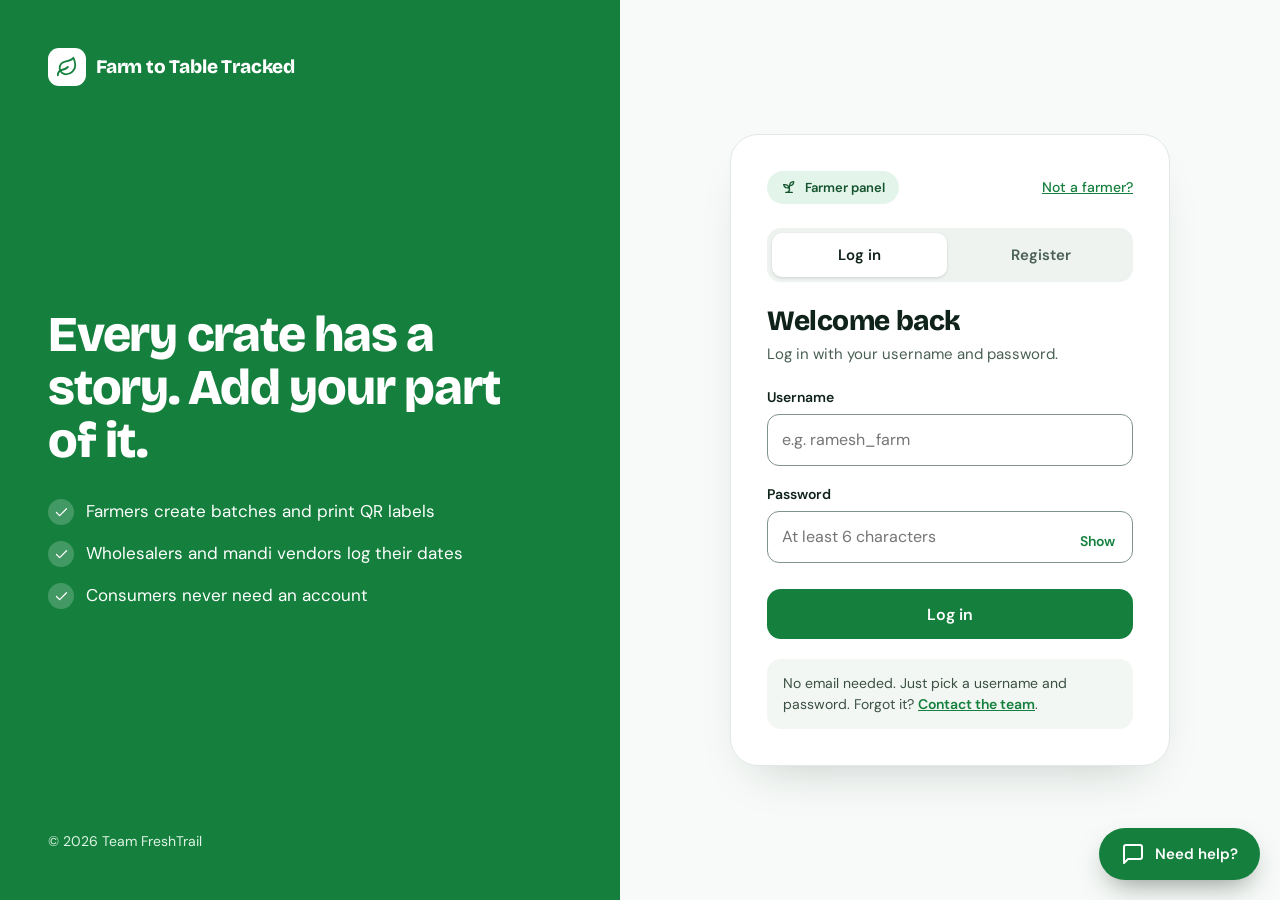
<file: farmer.html>
<!doctype html>
<html lang="en">
<head>
<meta charset="utf-8">
<meta name="viewport" content="width=device-width, initial-scale=1, viewport-fit=cover">
<title>Farmer panel | Farm to Table Tracked</title>
<meta name="theme-color" content="#15803d">
<link rel="preconnect" href="https://fonts.googleapis.com">
<link rel="preconnect" href="https://fonts.gstatic.com" crossorigin>
<link href="https://fonts.googleapis.com/css2?family=Bricolage+Grotesque:wght@600;800&family=DM+Sans:wght@400;500;600&display=swap" rel="stylesheet">
<link rel="stylesheet" href="style.css">
</head>
<body>
<div id="site-header"></div>

<main class="page">
<div class="container">
  <h1 class="page-title">Create a batch</h1>
  <p class="page-sub">One batch per crate. You'll get a QR label to stick on it.</p>

  <div class="two-col">
    <section class="col-a card" style="padding:32px">
      <form id="batch-form" novalidate>
        <div class="form-grid">
          <div class="field" style="margin-top:0">
            <label for="crop">Crop</label>
            <select class="input" id="crop"></select>
          </div>
          <div class="field" style="margin-top:0">
            <label for="variety">Variety <span class="opt">(optional)</span></label>
            <input class="input" id="variety" type="text" maxlength="60" placeholder="e.g. Desi">
          </div>
          <div class="field">
            <label for="qty">Quantity (kg)</label>
            <input class="input" id="qty" type="number" min="1" max="100000" step="any" inputmode="decimal" placeholder="e.g. 120">
          </div>
          <div class="field">
            <label for="harvest">Harvest date</label>
            <input class="input" id="harvest" type="date">
          </div>
          <div class="field">
            <label for="farm">Farm name</label>
            <input class="input" id="farm" type="text" maxlength="80" placeholder="e.g. Ramesh Farm">
          </div>
          <div class="field">
            <label for="village">Village / District</label>
            <input class="input" id="village" type="text" maxlength="80" placeholder="e.g. Nashik">
          </div>
        </div>
        <div class="field">
          <label for="notes">Notes <span class="opt">(optional)</span></label>
          <textarea class="input" id="notes" rows="3" maxlength="300" placeholder="Anything the next handler should know"></textarea>
        </div>
        <div class="error" id="form-error" role="alert"></div>
        <button class="btn btn-primary btn-block" id="make" type="submit" style="margin-top:24px;min-height:50px"><span class="ico" data-icon="scan" style="font-size:20px"></span>Generate batch and QR</button>
      </form>
    </section>

    <div class="col-b">
      <section class="card card-hl center hidden" id="qr-card" aria-live="polite">
        <span class="pill"><span class="ico" data-icon="check" style="font-size:16px"></span>Batch created</span>
        <div class="qr-box" id="qr-box"></div>
        <div class="qr-id" id="qr-id"></div>
        <div id="qr-meta" style="margin-top:4px;font-size:15px;color:var(--muted)"></div>
        <div class="inline" style="margin-top:20px;justify-content:center">
          <button class="btn btn-ghost btn-sm" id="dl" type="button" style="flex:1 1 150px"><span class="ico" data-icon="download" style="font-size:18px"></span>Download PNG</button>
          <button class="btn btn-ghost btn-sm" id="pr" type="button" style="flex:1 1 150px"><span class="ico" data-icon="printer" style="font-size:18px"></span>Print label</button>
        </div>
        <p style="margin-top:16px;font-size:13px;color:var(--muted)">Stick this on the crate. Scanning it opens the public journey page.</p>
      </section>

      <section class="card">
        <h2>My batches</h2>
        <div class="list" id="my-list"></div>
      </section>
    </div>
  </div>
</div>
</main>

<div id="print-label"></div>
<div id="site-footer"></div>

<script src="config.js"></script>
<script src="qrcode.js"></script>
<script src="common.js"></script>
<script src="store.js"></script>
<script src="chat.js"></script>
<script>
FT.ready(function () {
  var S = FT.store.requireRole("farmer");
  if (!S) { return; }
  FT.renderHeader();

  var crop = FT.$("#crop"), today = FT.today(), current = null;
  crop.innerHTML = '<option value="">Choose a crop</option>' + FT.CROPS.map(function (c) { return '<option>' + FT.esc(c) + "</option>"; }).join("");
  FT.$("#harvest").max = today;
  FT.$("#harvest").value = today;

  function err(t) { var e = FT.$("#form-error"); e.textContent = t || ""; e.className = t ? "error show" : "error"; }
  function status(b) {
    if (b.mandi) { return ["At mandi", "pill-sm"]; }
    if (b.wholesaler) { return ["With wholesaler", "pill-navy pill-sm"]; }
    return ["Awaiting wholesaler", "pill-amber pill-sm"];
  }

  function show(b) {
    current = b;
    var url = FT.journeyUrl(b, false);
    FT.$("#qr-box").innerHTML = FT.qrSvg(url, "QR code for batch " + b.id);
    FT.$("#qr-id").textContent = b.id;
    FT.$("#qr-meta").textContent = b.crop + (b.variety ? " · " + b.variety : "") + " · " + b.qty + " kg · Harvested " + FT.fmtDate(b.harvest);
    var card = FT.$("#qr-card");
    card.classList.remove("hidden");
    card.scrollIntoView({ behavior: "smooth", block: "nearest" });
  }

  function renderList() {
    var items = FT.store.batchesByFarmer(S.username).filter(function (x) { return !x.parent; }), host = FT.$("#my-list");
    if (!items.length) { host.innerHTML = '<p class="empty">No batches yet. Create your first one with the form.</p>'; return; }
    host.innerHTML = items.map(function (b) {
      var st = status(b);
      return '<div class="list-item"><div style="min-width:0"><div class="t">' + FT.esc(b.crop) + ' <small>&middot; ' + FT.esc(b.id) + '</small></div><div class="s">Harvested ' + FT.esc(FT.fmtShort(b.harvest)) + '</div></div>' +
        '<div style="display:flex;align-items:center;gap:10px;flex-wrap:wrap"><span class="pill ' + st[1] + '">' + st[0] + '</span><button class="linkbtn" type="button" data-id="' + FT.esc(b.id) + '">View QR</button></div></div>';
    }).join("");
    FT.$$("button[data-id]", host).forEach(function (btn) {
      btn.addEventListener("click", function () { var b = FT.store.getBatch(btn.getAttribute("data-id")); if (b) { show(b); } });
    });
  }

  FT.$("#batch-form").addEventListener("submit", function (e) {
    e.preventDefault();
    err("");
    var v = {
      crop: crop.value, variety: FT.$("#variety").value.trim(), qty: parseFloat(FT.$("#qty").value),
      harvest: FT.$("#harvest").value, farm: FT.$("#farm").value.trim(), village: FT.$("#village").value.trim(), notes: FT.$("#notes").value.trim()
    };
    if (!v.crop) { err("Please choose a crop."); crop.focus(); return; }
    if (!(v.qty > 0)) { err("Enter the quantity in kg (more than 0)."); FT.$("#qty").focus(); return; }
    if (!FT.validDate(v.harvest)) { err("Please pick the harvest date."); FT.$("#harvest").focus(); return; }
    if (v.harvest > today) { err("Harvest date can't be in the future."); FT.$("#harvest").focus(); return; }
    if (!v.farm) { err("Please enter the farm name."); FT.$("#farm").focus(); return; }
    var btn = FT.$("#make");
    btn.disabled = true;
    try {
      var b = { id: FT.store.newBatchId(), crop: v.crop, variety: v.variety, qty: v.qty, harvest: v.harvest, farm: v.farm, village: v.village, notes: v.notes, farmer: S.username, created: new Date().toISOString(), wholesaler: null, mandi: null };
      FT.store.putBatch(b);
      show(b);
      renderList();
      FT.toast("Batch " + b.id + " created", "ok");
      FT.$("#crop").value = ""; FT.$("#variety").value = ""; FT.$("#qty").value = ""; FT.$("#notes").value = "";
    } catch (ex) { err("Couldn't save the batch. Please try again."); }
    btn.disabled = false;
  });

  FT.$("#dl").addEventListener("click", function () { if (current) { FT.downloadQR(FT.journeyUrl(current, false), current.id + ".png"); } });
  FT.$("#pr").addEventListener("click", function () {
    if (!current) { return; }
    FT.$("#print-label").innerHTML = '<div class="pl-brand">Farm to Table Tracked</div><div class="pl-qr">' + FT.qrSvg(FT.journeyUrl(current, false), "QR code") + '</div><div class="pl-id">' + FT.esc(current.id) + '</div><div class="pl-meta">' + FT.esc(current.crop) + (current.variety ? " &middot; " + FT.esc(current.variety) : "") + '<br>' + FT.esc(current.farm) + (current.village ? ", " + FT.esc(current.village) : "") + '<br>Harvested ' + FT.esc(FT.fmtDate(current.harvest)) + '</div><div class="pl-foot">Scan to see where this food came from</div>';
    window.print();
  });

  FT.renderFooter();
  renderList();
});
</script>
</body>
</html>
</file>
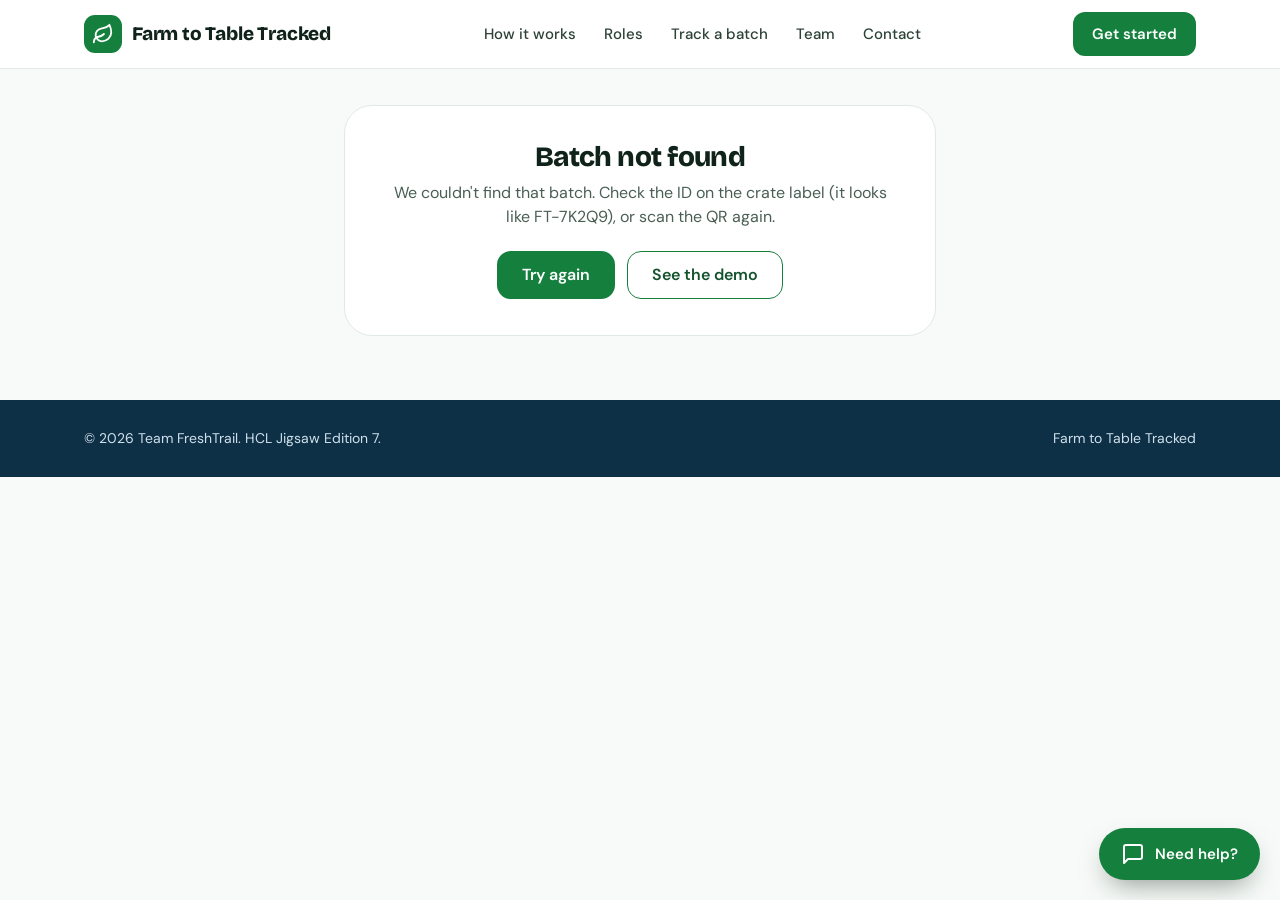
<file: journey.html>
<!doctype html>
<html lang="en">
<head>
<meta charset="utf-8">
<meta name="viewport" content="width=device-width, initial-scale=1, viewport-fit=cover">
<title>Batch journey | Farm to Table Tracked</title>
<meta name="theme-color" content="#15803d">
<link rel="preconnect" href="https://fonts.googleapis.com">
<link rel="preconnect" href="https://fonts.gstatic.com" crossorigin>
<link href="https://fonts.googleapis.com/css2?family=Bricolage+Grotesque:wght@600;800&family=DM+Sans:wght@400;500;600&display=swap" rel="stylesheet">
<link rel="stylesheet" href="style.css">
</head>
<body>
<div id="site-header"></div>
<main class="page">
<div class="container" style="max-width:640px">
  <div id="view"></div>
</div>
</main>
<div id="site-footer"></div>
<script src="config.js"></script>
<script src="qrcode.js"></script>
<script src="common.js"></script>
<script src="store.js"></script>
<script src="chat.js"></script>
<script>
FT.ready(function () {
  FT.renderHeader(); FT.renderFooter();
  var q = new URLSearchParams(location.search), view = FT.$("#view"), b = null;

  if (q.get("demo")) { b = FT.demoBatch(); }
  else {
    var id = (q.get("b") || "").toUpperCase();
    var local = id ? FT.store.getBatch(id) : null;
    var rem = q.get("d") ? FT.decodeBatch(q.get("d")) : null;
    if (rem && rem.id !== id) { rem = null; }
    b = local || rem;
    if (local && rem) {
      b = JSON.parse(JSON.stringify(local));
      if (!b.wholesaler && rem.wholesaler) { b.wholesaler = rem.wholesaler; }
      if (!b.mandi && rem.mandi) { b.mandi = rem.mandi; }
    }
  }

  if (!b) {
    view.innerHTML = '<section class="card center" style="padding:36px"><h1 class="page-title" style="font-size:28px">Batch not found</h1><p class="page-sub">We couldn\'t find that batch. Check the ID on the crate label (it looks like FT-7K2Q9), or scan the QR again.</p><div class="btn-row" style="justify-content:center;margin-top:22px"><a class="btn btn-primary" href="track.html">Try again</a><a class="btn btn-ghost" href="journey.html?demo=1">See the demo</a></div></section>';
    return;
  }

  var days = FT.daysSince(b.harvest), sc = FT.score(b.crop, days), lab = FT.scoreLabel(sc);
  var C = 2 * Math.PI * 56, off = C * (1 - sc / 100);
  function step(title, sub, done) {
    return '<div class="vstep' + (done ? "" : " is-pending") + '"><span class="vdot' + (done ? "" : " pending") + '">' + (done ? FT.icon("check") : "") + '</span><b>' + title + '</b><small>' + sub + '</small></div>';
  }
  var w = b.wholesaler, m = b.mandi;
  var lotPill = b.parent ? '<p style="margin-top:8px"><span class="pill pill-sm">Lot of ' + FT.esc(b.qty) + " kg" + (b.parentQty ? " from a " + FT.esc(b.parentQty) + " kg harvest" : "") + "</span></p>" : "";
  function where(c) {
    if (!c || typeof c.lat !== "number" || typeof c.lng !== "number") { return ""; }
    return '<br><a href="' + FT.esc(FT.mapUrl(c)) + '" target="_blank" rel="noopener" style="font-weight:600">' + FT.esc(c.place || "View on map") + ' &rarr;</a>';
  }
  var tl = step("Farm", FT.esc(b.farm) + (b.village ? ", " + FT.esc(b.village) : "") + " &middot; Harvested " + FT.esc(FT.fmtDate(b.harvest)), true) +
    step("Wholesaler", w ? "Received " + FT.esc(FT.fmtShort(w.received)) + (w.departed ? " &middot; Departed " + FT.esc(FT.fmtShort(w.departed)) : "") + where(w) : "Not scanned yet", !!w) +
    step("Mandi", m ? "Received " + FT.esc(FT.fmtShort(m.received)) + (m.departed ? " &middot; Departed " + FT.esc(FT.fmtShort(m.departed)) : "") + where(m) : "Not scanned yet", !!m) +
    '<div class="vstep"><span class="vdot now"></span><b>You</b><small>Viewing today, ' + FT.esc(FT.fmtShort(FT.today())) + '</small></div>';

  view.innerHTML =
    '<section class="card" style="padding:32px">' +
    (b.demo ? '<span class="pill pill-sm" style="margin-bottom:14px">Demo batch</span>' : "") +
    '<div style="display:flex;flex-wrap:wrap;gap:24px;align-items:center">' +
    '<div class="ring"><svg viewBox="0 0 132 132" aria-hidden="true"><circle cx="66" cy="66" r="56" fill="none" stroke="#e3ece6" stroke-width="12"/><circle cx="66" cy="66" r="56" fill="none" stroke="' + lab.color + '" stroke-width="12" stroke-linecap="round" stroke-dasharray="' + C.toFixed(1) + '" stroke-dashoffset="' + off.toFixed(1) + '"/></svg><div class="mid"><b>' + sc + '</b><span style="color:' + lab.color + '">' + lab.text + '</span></div></div>' +
    '<div style="flex:1 1 220px;min-width:0"><div style="font-size:13px;color:var(--muted);letter-spacing:.06em;font-weight:600">' + FT.esc(b.id) + '</div><h1 style="font-size:30px;margin-top:2px">' + FT.esc(b.crop) + (b.variety ? " &middot; " + FT.esc(b.variety) : "") + '</h1><p style="margin-top:6px;color:var(--muted);font-size:15px">Harvested ' + FT.esc(FT.ago(days)) + (b.qty ? " &middot; " + FT.esc(b.qty) + " kg" : "") + '</p>' + lotPill + '</div></div>' +
    '<div class="rows" style="margin-top:24px"><div class="row"><span>Farm</span><span>' + FT.esc(b.farm) + '</span></div>' +
    (b.village ? '<div class="row"><span>Location</span><span>' + FT.esc(b.village) + '</span></div>' : "") +
    '<div class="row"><span>Harvest date</span><span>' + FT.esc(FT.fmtDate(b.harvest)) + '</span></div></div></section>' +
    '<section class="card" style="margin-top:24px"><h2>Journey</h2><div class="vtl">' + tl + '</div></section>' +
    '<p style="margin-top:18px;font-size:13px;color:var(--muted);text-align:center">Freshness is an estimate from harvest date and typical shelf life for ' + FT.esc(b.crop) + '.</p>' +
    '<div class="btn-row" style="justify-content:center;margin-top:20px"><a class="btn btn-ghost btn-sm" href="auth.html?role=wholesaler">Wholesaler? Check in</a><a class="btn btn-ghost btn-sm" href="auth.html?role=mandi">Mandi vendor? Check in</a></div>';
  document.title = b.crop + " " + b.id + " | Farm to Table Tracked";
});
</script>
</body>
</html>
</file>
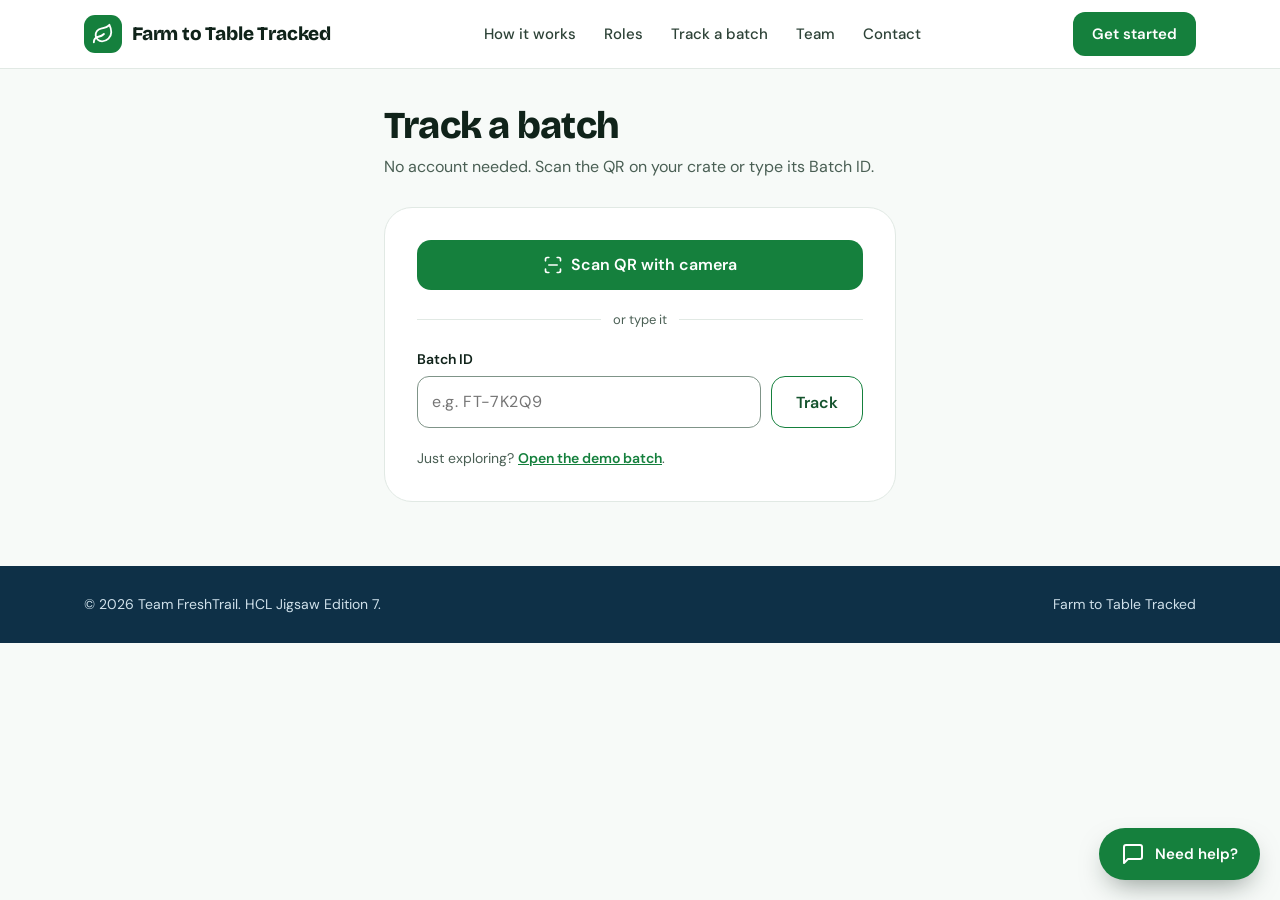
<file: track.html>
<!doctype html>
<html lang="en">
<head>
<meta charset="utf-8">
<meta name="viewport" content="width=device-width, initial-scale=1, viewport-fit=cover">
<title>Track a batch | Farm to Table Tracked</title>
<meta name="theme-color" content="#15803d">
<link rel="preconnect" href="https://fonts.googleapis.com">
<link rel="preconnect" href="https://fonts.gstatic.com" crossorigin>
<link href="https://fonts.googleapis.com/css2?family=Bricolage+Grotesque:wght@600;800&family=DM+Sans:wght@400;500;600&display=swap" rel="stylesheet">
<link rel="stylesheet" href="style.css">
</head>
<body>
<div id="site-header"></div>
<main class="page">
<div class="container" style="max-width:560px">
  <h1 class="page-title">Track a batch</h1>
  <p class="page-sub">No account needed. Scan the QR on your crate or type its Batch ID.</p>
  <section class="card" style="padding:32px;margin-top:28px">
    <button class="btn btn-primary btn-block" id="scan" type="button" style="min-height:50px"><span class="ico" data-icon="scan" style="font-size:20px"></span>Scan QR with camera</button>
    <div class="divider">or type it</div>
    <form id="f" novalidate>
      <label class="label" for="bid">Batch ID</label>
      <div class="inline" style="margin-top:6px">
        <input class="input" id="bid" type="text" placeholder="e.g. FT-7K2Q9" autocomplete="off" autocapitalize="characters" spellcheck="false">
        <button class="btn btn-ghost" type="submit" style="min-height:48px">Track</button>
      </div>
    </form>
    <div class="error" id="err" role="alert"></div>
    <p style="margin-top:20px;font-size:14px;color:var(--muted)">Just exploring? <a href="journey.html?demo=1" style="font-weight:600">Open the demo batch</a>.</p>
  </section>
</div>
</main>
<div id="site-footer"></div>
<script src="config.js"></script>
<script src="qrcode.js"></script>
<script src="common.js"></script>
<script src="store.js"></script>
<script src="scanner.js"></script>
<script src="chat.js"></script>
<script>
FT.ready(function () {
  FT.renderHeader(); FT.renderFooter();
  function err(t) { var e = FT.$("#err"); e.textContent = t || ""; e.className = t ? "error show" : "error"; }
  function go(raw) {
    err("");
    var p = FT.parseBatchInput(raw);
    if (!p) { err("That doesn't look like a Batch ID. It looks like FT-7K2Q9."); return; }
    var u = "journey.html?b=" + encodeURIComponent(p.id) + (p.payload ? "&d=" + encodeURIComponent(p.payload) : "");
    location.href = u;
  }
  FT.$("#f").addEventListener("submit", function (e) { e.preventDefault(); go(FT.$("#bid").value); });
  FT.$("#scan").addEventListener("click", function () {
    err("");
    FT.scan({ onCode: go, onFail: function (m) { err(m); FT.$("#bid").focus(); } });
  });
});
</script>
</body>
</html>
</file>
<file: style.css>
/* Farm to Table Tracked — Team FreshTrail */
:root{
  --green:#15803d; --green-d:#166534; --green-l:#e3f4ea; --green-m:#bfe0cb;
  --navy:#14415f; --navy-d:#0e3047; --navy-l:#e2ecf3;
  --bg:#f7faf8; --card:#ffffff; --ink:#10231a; --muted:#4a5f54;
  --line:#e1e9e4; --line2:#e8eeea; --field:#7f9488;
  --amber:#7a4a05; --amber-l:#fdf1d8; --red:#b42318; --red-l:#fde8e6;
}
*{box-sizing:border-box}
html{scroll-behavior:smooth;-webkit-text-size-adjust:100%}
body{margin:0;background:var(--bg);color:var(--ink);font-family:'DM Sans',system-ui,-apple-system,'Segoe UI',Roboto,sans-serif;line-height:1.5;-webkit-font-smoothing:antialiased}
h1,h2,h3,h4{font-family:'Bricolage Grotesque','DM Sans',system-ui,sans-serif;font-weight:800;letter-spacing:-.02em;margin:0;line-height:1.1}
p{margin:0}
a{color:var(--green)}
a:hover{color:var(--green-d)}
button{font-family:inherit}
.sr-only{position:absolute;width:1px;height:1px;overflow:hidden;clip:rect(0 0 0 0);white-space:nowrap}
.container{max-width:1160px;margin:0 auto;padding:0 24px;width:100%}
.narrow{max-width:520px;margin:0 auto;padding:0 20px;width:100%}
.ico{display:inline-flex;font-size:24px;line-height:0;flex:none}
.ico svg{width:1em;height:1em}
.eyebrow{font-size:13px;font-weight:700;letter-spacing:.1em;text-transform:uppercase;color:var(--green)}
.section-title{font-size:clamp(30px,3.6vw,44px);margin-top:10px}

/* Header */
.site-header{background:#fff;border-bottom:1px solid var(--line);position:sticky;top:0;z-index:30}
.site-header .bar{display:flex;flex-wrap:wrap;align-items:center;justify-content:space-between;gap:10px 28px;padding-top:12px;padding-bottom:12px}
.brand{display:flex;align-items:center;gap:10px;text-decoration:none;color:var(--ink)}
.brand-logo{width:38px;height:38px;border-radius:11px;background:var(--green);color:#fff;display:flex;align-items:center;justify-content:center;font-size:22px}
.brand-name{font-family:'Bricolage Grotesque',system-ui,sans-serif;font-weight:800;font-size:19px;letter-spacing:-.01em}
.nav-links{display:flex;gap:28px;font-size:15px;font-weight:500}
.nav-links a{color:#2d4237;text-decoration:none;min-height:44px;display:inline-flex;align-items:center}
.nav-links a:hover{color:var(--green)}
.bar-right{display:flex;align-items:center;gap:14px;flex-wrap:wrap}
.linkbtn{background:none;border:none;color:var(--green);font-weight:600;font-size:14px;cursor:pointer;min-height:44px;padding:0 4px;text-decoration:none;display:inline-flex;align-items:center}
.linkbtn:hover{color:var(--green-d);text-decoration:underline}

/* Buttons */
.btn{display:inline-flex;align-items:center;justify-content:center;gap:8px;min-height:48px;padding:0 24px;border-radius:14px;font-weight:600;font-size:16px;text-decoration:none;cursor:pointer;border:1.5px solid transparent;transition:background .15s,color .15s,border-color .15s;line-height:1.2}
.btn-primary{background:var(--green);color:#fff}
.btn-primary:hover{background:var(--green-d);color:#fff}
.btn-ghost{background:#fff;color:#14532d;border-color:var(--green)}
.btn-ghost:hover{background:var(--green-l);color:#14532d}
.btn-sm{min-height:44px;font-size:15px;padding:0 18px;border-radius:12px}
.btn-block{width:100%}
.btn[disabled]{opacity:.6;cursor:not-allowed}
.btn:focus-visible,.linkbtn:focus-visible,.chip:focus-visible,a:focus-visible{outline:3px solid var(--green-m);outline-offset:2px}

/* Pills */
.pill{display:inline-flex;align-items:center;gap:8px;font-size:13px;font-weight:600;color:#14532d;background:var(--green-l);padding:7px 14px;border-radius:999px}
.pill-navy{color:var(--navy);background:var(--navy-l)}
.pill-amber{color:var(--amber);background:var(--amber-l)}
.pill-sm{padding:6px 12px}

/* Cards */
.card{background:#fff;border:1px solid var(--line);border-radius:28px;padding:28px}
.card-hl{border:1.5px solid var(--green)}
.card h2{font-size:22px}
.rows{background:var(--bg);border:1px solid var(--line);border-radius:18px;padding:4px 18px}
.rows-white{background:#fff;border-radius:26px;padding:4px 22px}
.row{display:flex;justify-content:space-between;gap:16px;padding:12px 0;border-bottom:1px solid var(--line2);font-size:15px}
.row:last-child{border-bottom:none}
.row span:first-child{color:var(--muted)}
.row span:last-child{font-weight:600;text-align:right}

/* Forms */
.field{margin-top:18px}
.field>label,.label{display:block;font-size:14px;font-weight:600}
.opt{font-weight:400;color:var(--muted)}
.input{width:100%;margin-top:6px;padding:13px 14px;min-height:48px;border:1px solid var(--field);border-radius:12px;font:inherit;font-size:16px;background:#fff;color:var(--ink)}
textarea.input{resize:vertical;min-height:84px}
.input:focus{outline:3px solid var(--green-m);border-color:var(--green)}
.hint{margin-top:6px;font-size:13px;color:var(--muted)}
.error{color:var(--red);font-size:14px;font-weight:500;margin-top:12px;display:none;background:var(--red-l);border-radius:12px;padding:10px 14px}
.error.show{display:block}
.form-grid{display:flex;flex-wrap:wrap;gap:0 18px}
.form-grid .field{flex:1 1 220px;min-width:0}
.pw-wrap{position:relative}
.pw-wrap .input{padding-right:78px}
.pw-toggle{position:absolute;right:6px;top:12px;bottom:0;height:48px;background:none;border:none;color:var(--green);font-weight:600;font-size:14px;padding:0 12px;border-radius:8px;cursor:pointer;min-width:60px;margin-top:0}
.check{display:flex;align-items:flex-start;gap:12px;margin-top:20px}
.check input{width:22px;height:22px;margin:1px 0 0;accent-color:var(--green);flex:none}
.check label{font-size:15px;font-weight:500;line-height:1.45}
.divider{display:flex;align-items:center;gap:12px;margin:20px 0;color:var(--muted);font-size:13px}
.divider:before,.divider:after{content:"";flex:1;height:1px;background:var(--line)}
.inline{display:flex;gap:10px;flex-wrap:wrap}
.inline .input{flex:1 1 160px;min-width:0;margin-top:0;letter-spacing:.04em}
.tabs{display:flex;gap:6px;background:#eef3f0;border-radius:14px;padding:5px}
.tab{flex:1;border:none;background:transparent;color:var(--muted);font-weight:600;font-size:15px;padding:11px;border-radius:10px;min-height:44px;cursor:pointer}
.tab[aria-selected="true"]{background:#fff;color:var(--ink);box-shadow:0 1px 3px rgba(16,35,26,.15)}
.note{padding:14px 16px;background:#f3f7f4;border-radius:14px;font-size:14px;line-height:1.5;color:#3b5044}

/* Page layout */
main.page{padding:36px 0 64px}
.page-title{font-size:clamp(28px,3.4vw,38px)}
.page-sub{margin-top:8px;font-size:16px;color:var(--muted)}
.two-col{display:flex;flex-wrap:wrap;gap:28px;margin-top:28px;align-items:flex-start}
.two-col>.col-a{flex:1 1 520px;min-width:0}
.two-col>.col-b{flex:1 1 400px;min-width:0;display:flex;flex-direction:column;gap:28px}
.list{margin-top:14px}
.list-item{display:flex;flex-wrap:wrap;align-items:center;justify-content:space-between;gap:10px 14px;padding:14px 0;border-top:1px solid var(--line2)}
.list-item .t{font-weight:600;font-size:16px}
.list-item .t small{color:var(--muted);font-weight:500;letter-spacing:.04em;font-size:inherit}
.list-item .s{font-size:13px;color:var(--muted);margin-top:2px}
.empty{padding:18px 0 4px;color:var(--muted);font-size:15px}
.center{text-align:center}
.hidden{display:none!important}

/* QR */
.qr-box{margin:18px auto 0;width:224px;height:224px;background:#fff;border:1px solid #cfdcd4;border-radius:18px;display:flex;align-items:center;justify-content:center;padding:10px}
.qr-box svg{width:100%;height:100%;display:block}
.qr-id{margin-top:16px;font-family:'Bricolage Grotesque',system-ui,sans-serif;font-weight:800;font-size:32px;letter-spacing:.04em}

/* Home */
.hero{padding:56px 0 72px}
.hero-grid{display:flex;flex-wrap:wrap;align-items:center;gap:48px 56px}
.hero-copy{flex:1 1 440px;min-width:0}
.hero h1{font-size:clamp(38px,5.2vw,64px);line-height:1.04;letter-spacing:-.025em;margin-top:20px}
.hero p.lead{margin-top:20px;font-size:19px;line-height:1.55;color:var(--muted);max-width:520px}
.btn-row{display:flex;flex-wrap:wrap;gap:12px;margin-top:32px}
.demo-wrap{flex:1 1 380px;min-width:0}
.demo-card{max-width:460px;margin:0 auto;background:#fff;border:1px solid var(--line);border-radius:28px;padding:28px;box-shadow:0 24px 48px -24px rgba(16,35,26,.25)}
.demo-top{display:flex;align-items:center;justify-content:space-between;gap:12px;flex-wrap:wrap}
.demo-top .bid{font-size:14px;font-weight:600;color:var(--muted);letter-spacing:.06em}
.demo-main{display:flex;align-items:center;gap:20px;margin-top:22px}
.badge{width:104px;height:104px;border-radius:50%;background:var(--green);color:#fff;display:flex;flex-direction:column;align-items:center;justify-content:center;flex:none}
.badge b{font-family:'Bricolage Grotesque',system-ui,sans-serif;font-weight:800;font-size:40px;line-height:1}
.badge span{font-size:13px;font-weight:600;margin-top:2px}
.demo-main h3{font-size:24px}
.demo-main p{color:var(--muted);margin-top:4px;font-size:15px;line-height:1.5}
.hline{position:relative;display:flex;margin-top:32px}
.hline:before{content:"";position:absolute;top:9px;left:12.5%;right:12.5%;height:2px;background:var(--green-m)}
.hstep{flex:1;text-align:center;position:relative}
.hdot{width:20px;height:20px;border-radius:50%;background:var(--green);margin:0 auto;border:3px solid #fff}
.hdot.now{background:#fff;border-color:var(--green)}
.hstep b{display:block;font-size:13px;margin-top:8px}
.hstep small{display:block;font-size:12px;color:var(--muted);margin-top:2px}
.band-navy{background:var(--navy);color:#fff;padding:64px 0}
.band-navy .eyebrow{color:#9fd8b4}
.stat-grid,.card-grid{display:flex;flex-wrap:wrap;gap:20px;margin-top:36px}
.stat{flex:1 1 260px;min-width:0;border:1px solid rgba(255,255,255,.22);border-radius:22px;padding:28px}
.stat b{display:block;font-family:'Bricolage Grotesque',system-ui,sans-serif;font-weight:800;font-size:52px;line-height:1}
.stat p{margin-top:12px;font-size:17px;color:#d3e3ee}
.sect{padding:80px 0}
.sect-white{background:#fff;border-top:1px solid var(--line);border-bottom:1px solid var(--line)}
.step-card{flex:1 1 300px;min-width:0;background:#fff;border:1px solid var(--line);border-radius:24px;padding:28px}
.step-top{display:flex;align-items:center;justify-content:space-between}
.icon-tile{width:52px;height:52px;border-radius:16px;background:var(--green-l);color:var(--green);display:flex;align-items:center;justify-content:center;font-size:26px}
.icon-tile.navy{background:var(--navy-l);color:var(--navy)}
.step-no{font-family:'Bricolage Grotesque',system-ui,sans-serif;font-weight:800;font-size:44px;color:#cfe3d6;line-height:1}
.step-card h3{font-size:26px;margin-top:22px}
.step-card p{margin-top:8px;font-size:16px;color:var(--muted);line-height:1.55}
.role-card{flex:1 1 240px;min-width:0;display:block;text-decoration:none;color:var(--ink);background:#fff;border:1.5px solid var(--line);border-radius:24px;padding:26px;transition:border-color .15s,transform .15s}
.role-card:hover{border-color:var(--green);color:var(--ink);transform:translateY(-2px)}
.role-card h3{font-size:22px;margin-top:20px}
.role-card p{margin-top:8px;font-size:15px;color:var(--muted);line-height:1.55}
.role-card .go{margin-top:18px;font-weight:600;font-size:15px;color:var(--green)}
.role-card.navy:hover{border-color:var(--navy)}
.role-card.navy .go{color:var(--navy)}
.team-card{flex:1 1 220px;min-width:0;background:var(--bg);border:1px solid var(--line);border-radius:24px;padding:28px;text-align:center}
.avatar{width:84px;height:84px;border-radius:50%;background:var(--green-l);color:#14532d;margin:0 auto;display:flex;align-items:center;justify-content:center;font-family:'Bricolage Grotesque',system-ui,sans-serif;font-weight:800;font-size:34px}
.avatar.navy{background:var(--navy-l);color:var(--navy)}
.team-card h3{font-size:21px;margin-top:16px}
.team-card p{margin-top:4px;font-size:15px;color:var(--muted)}
.contact-card{flex:1 1 340px;min-width:0;display:flex;align-items:center;gap:18px;text-decoration:none;color:var(--ink);background:#fff;border:1.5px solid var(--line);border-radius:24px;padding:24px}
.contact-card:hover{border-color:var(--green);color:var(--ink)}
.contact-card small{display:block;font-size:14px;color:var(--muted)}
.contact-card strong{display:block;margin-top:2px;font-family:'Bricolage Grotesque',system-ui,sans-serif;font-weight:800;font-size:22px;overflow-wrap:anywhere}
.contact-card .icon-tile{width:56px;height:56px;flex:none}
.site-footer{background:var(--navy-d);color:#cfe0ea;padding:28px 0;font-size:14px}
.site-footer .container{display:flex;flex-wrap:wrap;align-items:center;justify-content:space-between;gap:12px 24px}

/* Auth */
.auth-wrap{display:flex;flex-wrap:wrap;min-height:100vh}
.auth-side{flex:1 1 420px;min-width:0;background:var(--green);color:#fff;padding:48px;display:flex;flex-direction:column;justify-content:space-between;gap:48px}
.auth-side .brand{color:#fff}
.auth-side .brand-logo{background:#fff;color:var(--green)}
.auth-side h1{font-size:clamp(34px,4vw,50px);line-height:1.06;letter-spacing:-.025em;max-width:460px}
.auth-side ul{list-style:none;margin:32px 0 0;padding:0;display:flex;flex-direction:column;gap:16px;max-width:440px}
.auth-side li{display:flex;align-items:flex-start;gap:12px;font-size:17px;line-height:1.45}
.auth-side li .ico{width:26px;height:26px;border-radius:50%;background:rgba(255,255,255,.2);align-items:center;justify-content:center;font-size:15px}
.auth-main{flex:1 1 460px;min-width:0;display:flex;align-items:center;justify-content:center;padding:40px 24px}
.auth-card{width:100%;max-width:440px;background:#fff;border:1px solid var(--line);border-radius:28px;padding:36px;box-shadow:0 24px 48px -28px rgba(16,35,26,.25)}
.auth-top{display:flex;align-items:center;justify-content:space-between;gap:12px;flex-wrap:wrap;margin-bottom:24px}
.auth-card h2{font-size:28px;margin-top:24px;letter-spacing:-.015em}
.auth-card .sub{margin-top:6px;font-size:15px;color:var(--muted)}

/* Scanner modal */
.modal{position:fixed;inset:0;background:rgba(16,35,26,.6);display:none;align-items:center;justify-content:center;padding:16px;z-index:60}
.modal.open{display:flex}
.modal-card{background:#fff;border-radius:24px;padding:20px;width:100%;max-width:440px}
.modal-head{display:flex;align-items:center;justify-content:space-between;gap:12px;margin-bottom:12px}
.modal-head h3{font-size:20px}
.scan-view{position:relative;width:100%;aspect-ratio:1/1;background:#10231a;border-radius:18px;overflow:hidden}
.scan-view video{width:100%;height:100%;object-fit:cover;display:block}
.scan-view #ft-reader{width:100%;height:100%}
.scan-msg{margin-top:12px;font-size:14px;color:var(--muted);text-align:center}
.close-btn{width:44px;height:44px;border-radius:50%;border:none;background:#eef3f0;color:var(--ink);display:flex;align-items:center;justify-content:center;cursor:pointer;font-size:20px}

/* Journey */
.ring{position:relative;width:132px;height:132px;margin:0 auto}
.ring svg{transform:rotate(-90deg);width:132px;height:132px}
.ring .mid{position:absolute;inset:0;display:flex;flex-direction:column;align-items:center;justify-content:center}
.ring .mid b{font-family:'Bricolage Grotesque',system-ui,sans-serif;font-weight:800;font-size:40px;line-height:1}
.ring .mid span{font-size:14px;font-weight:600;margin-top:2px}
.vtl{position:relative;margin-top:18px;padding-left:38px}
.vtl:before{content:"";position:absolute;left:11px;top:12px;bottom:34px;width:2px;background:var(--green-m)}
.vstep{position:relative;padding-bottom:18px}
.vstep:last-child{padding-bottom:0}
.vdot{position:absolute;left:-38px;top:0;width:24px;height:24px;border-radius:50%;background:var(--green);color:#fff;display:flex;align-items:center;justify-content:center;font-size:13px}
.vdot.pending{background:#fff;border:3px solid #c5d2ca}
.vdot.now{background:#fff;border:3px solid var(--green)}
.vstep b{font-size:16px;display:block}
.vstep small{font-size:14px;color:var(--muted);display:block;margin-top:2px}
.vstep.is-pending b{color:var(--muted)}

/* Toast */
.toast-wrap{position:fixed;left:50%;bottom:92px;transform:translateX(-50%);z-index:80;display:flex;flex-direction:column;gap:8px;align-items:center;width:calc(100% - 32px);max-width:420px;pointer-events:none}
.toast{background:var(--ink);color:#fff;padding:12px 18px;border-radius:14px;font-size:15px;font-weight:500;box-shadow:0 12px 28px -10px rgba(16,35,26,.5);animation:ft-in .18s ease-out}
.toast.ok{background:var(--green-d)}
.toast.err{background:var(--red)}
@keyframes ft-in{from{opacity:0;transform:translateY(8px)}to{opacity:1;transform:none}}

/* Chat */
.chat-fab{position:fixed;right:20px;bottom:20px;z-index:50;background:var(--green);color:#fff;border:none;font-weight:600;font-size:15px;padding:0 22px;min-height:52px;border-radius:999px;display:inline-flex;align-items:center;gap:10px;cursor:pointer;box-shadow:0 12px 28px -10px rgba(16,35,26,.5)}
.chat-fab:hover{background:var(--green-d)}
.chat-sheet{position:fixed;z-index:70;right:20px;bottom:20px;width:380px;max-width:calc(100vw - 24px);height:min(620px,calc(100vh - 40px));background:#fff;border-radius:28px;display:none;flex-direction:column;box-shadow:0 20px 60px -12px rgba(16,35,26,.45);border:1px solid var(--line);overflow:hidden}
.chat-sheet.open{display:flex;animation:ft-in .18s ease-out}
.chat-head{flex:none;display:flex;align-items:center;gap:12px;padding:16px 14px 12px 18px;border-bottom:1px solid var(--line2)}
.chat-av{width:42px;height:42px;border-radius:14px;background:var(--green);color:#fff;display:flex;align-items:center;justify-content:center;font-size:21px;flex:none}
.chat-head .tt{flex:1;min-width:0}
.chat-head h2{font-size:18px}
.chat-head small{display:flex;align-items:center;gap:6px;font-size:13px;color:var(--muted);margin-top:2px}
.chat-head small i{width:8px;height:8px;border-radius:50%;background:var(--green);display:inline-block}
.chat-msgs{flex:1;min-height:0;overflow-y:auto;padding:16px 14px 8px;display:flex;flex-direction:column;gap:10px}
.msg{max-width:86%;padding:11px 15px;font-size:15px;line-height:1.5;overflow-wrap:anywhere}
.msg.bot{background:#eef3f0;border-radius:20px 20px 20px 6px;align-self:flex-start}
.msg.user{background:var(--green);color:#fff;border-radius:20px 20px 6px 20px;align-self:flex-end}
.msg a{color:inherit;font-weight:600}
.dots{display:inline-flex;gap:4px;align-items:center;height:18px}
.dots i{width:7px;height:7px;border-radius:50%;background:#7f9488;animation:ft-dot 1s infinite}
.dots i:nth-child(2){animation-delay:.15s}.dots i:nth-child(3){animation-delay:.3s}
@keyframes ft-dot{0%,60%,100%{opacity:.3;transform:none}30%{opacity:1;transform:translateY(-3px)}}
.chips{flex:none;max-height:136px;overflow-y:auto;padding:8px 14px 10px;display:flex;flex-wrap:wrap;gap:8px;border-top:1px solid #eef3f0}
.chip{background:#fff;color:#14532d;border:1.5px solid var(--green);font-weight:500;font-size:14px;padding:0 14px;border-radius:999px;min-height:44px;cursor:pointer}
.chip:hover{background:var(--green-l)}
.chat-form{flex:none;display:flex;gap:10px;padding:8px 14px 16px;align-items:center}
.chat-form input{flex:1;min-width:0;padding:0 16px;border:1px solid var(--field);border-radius:999px;font:inherit;font-size:16px;min-height:48px;background:#fff;color:var(--ink)}
.chat-form input:focus{outline:3px solid var(--green-m);border-color:var(--green)}
.chat-form button{flex:none;width:48px;height:48px;border-radius:50%;border:none;background:var(--green);color:#fff;display:flex;align-items:center;justify-content:center;cursor:pointer;font-size:20px}
@media (max-width:560px){
  .chat-sheet{right:0;left:0;bottom:0;width:100%;max-width:100%;height:82vh;border-radius:28px 28px 0 0}
  .nav-links{display:none}
  .container{padding:0 18px}
  .card{padding:22px}
  .auth-side{padding:32px 24px;gap:28px}
  .auth-card{padding:28px 22px}
}
@media (max-width:820px){.nav-links{display:none}}

/* Print label */
#print-label{display:none}
@media print{
  body>*:not(#print-label){display:none!important}
  #print-label{display:flex!important;flex-direction:column;align-items:center;text-align:center;padding:24px;font-family:'DM Sans',system-ui,sans-serif;color:#000}
  #print-label .pl-brand{font-weight:800;font-size:18px}
  #print-label .pl-qr{width:300px;height:300px;margin:16px 0}
  #print-label .pl-qr svg{width:100%;height:100%}
  #print-label .pl-id{font-size:34px;font-weight:800;letter-spacing:.05em}
  #print-label .pl-meta{font-size:16px;margin-top:6px;line-height:1.5}
  #print-label .pl-foot{font-size:13px;margin-top:14px}
}
@media (prefers-reduced-motion:reduce){*{animation:none!important;transition:none!important}html{scroll-behavior:auto}}
</file>
